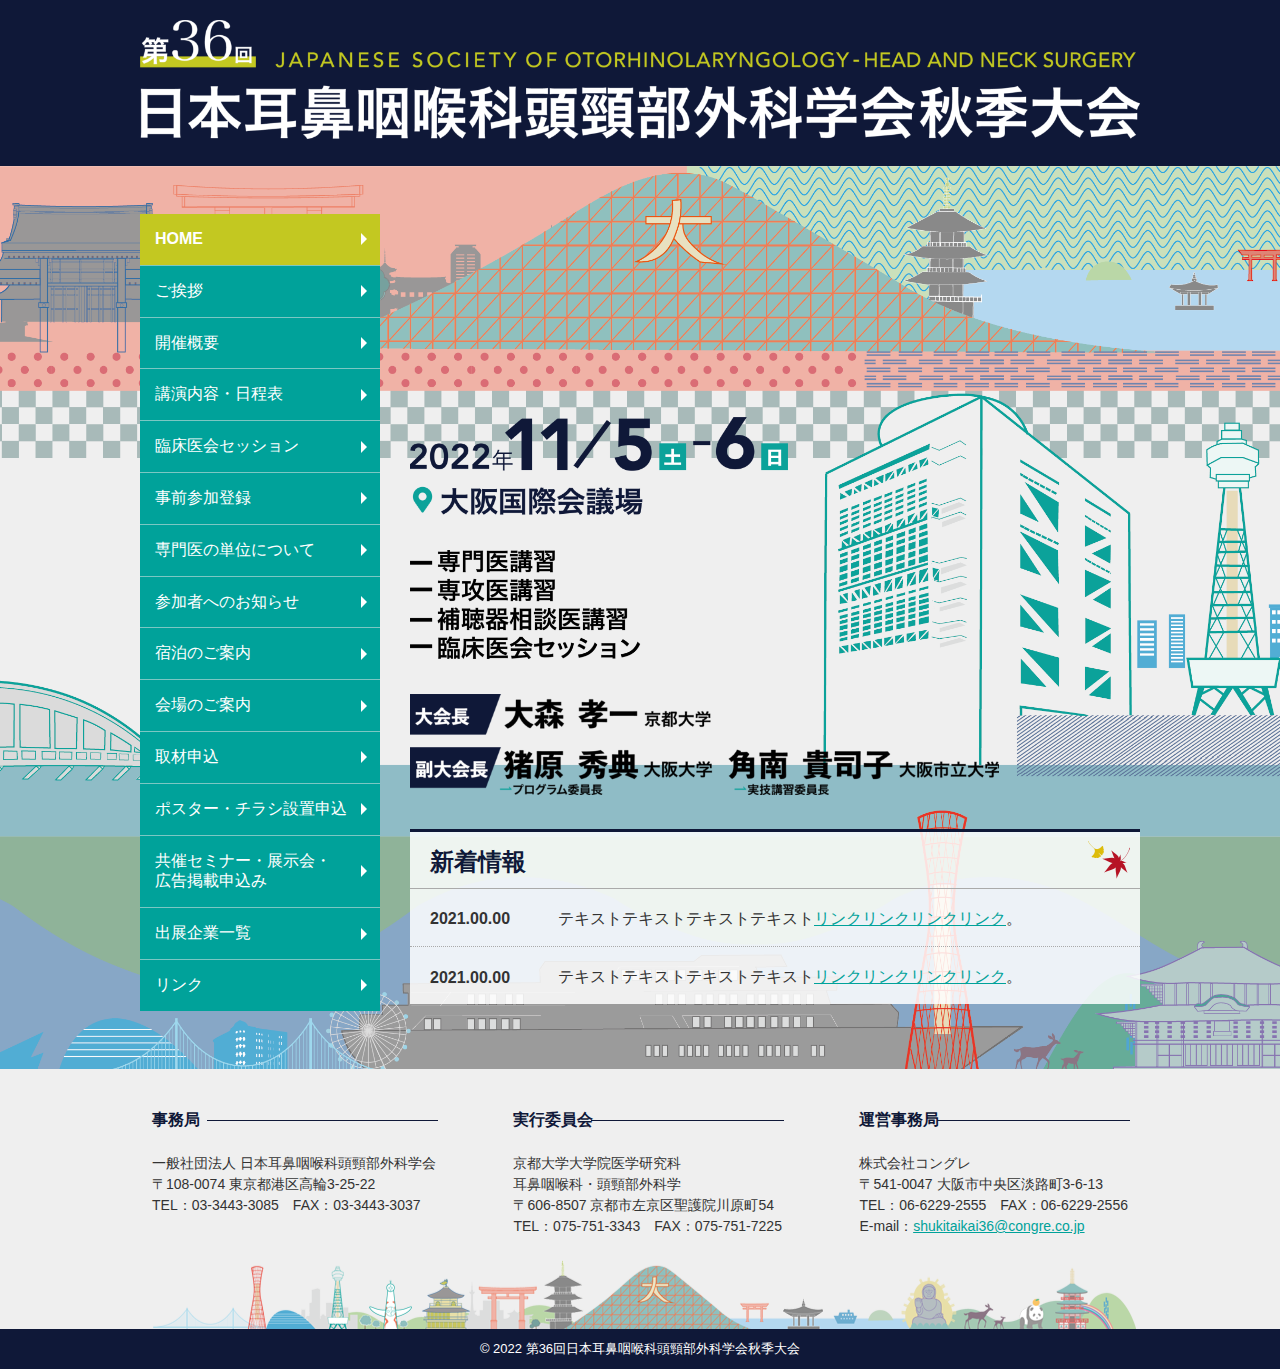
<file: index.html>
<!DOCTYPE html>
<html lang="ja"><!-- InstanceBegin template="/Templates/base.dwt" codeOutsideHTMLIsLocked="false" -->

<head>
	<meta http-equiv="X-UA-Compatible" content="IE=edge">
	<meta charset="utf-8">
	<title>第36回日本耳鼻咽喉科頭頸部外科学会秋季大会</title>
	
	<meta name="keywords" content="第36回日本耳鼻咽喉科頭頸部外科学会秋季大会, 日本耳鼻咽喉科頭頸部外科学会, 耳鼻咽喉科頭頸部外科, 耳鼻咽喉科, 頭頸部外科, 秋季大会, 日本耳鼻咽喉科学会, 耳鼻咽喉科学会, 耳鼻科, 耳鼻科学会, jibika, jibika2022, 耳鼻科2022, 耳鼻咽喉科2022, orl2022, orl, 36回, 大森　孝一（京都大学）, 2022年11月5日（土）～6日（日）, 大阪国際会議場">
	<meta name="description" content="2022年11月5日（土）～6日（日）に大阪国際会議場で開催される第36回日本耳鼻咽喉科頭頸部外科学会秋季大会のWebサイトです。">
	
	
	
	<meta name="viewport" content="width=1100">
	<meta name="viewport" content="width=device-width,initial-scale=1.0">
	<link rel="shortcut icon" href="common/images/favicon.png">
	<link href="common/css/normalize.css" rel="stylesheet" media="all">
	<link href="common/css/base.css" rel="stylesheet" media="all">
	<link href="common/css/layout.css" rel="stylesheet" media="all">
	<link href="common/css/component.css" rel="stylesheet" media="all">
	<link href="common/css/style_sp.css" rel="stylesheet" media="all">	
	<link href="common/css/style.css" rel="stylesheet" media="all">
		<link href="common/css/drawer.css" rel="stylesheet" type="text/css" media="all">
	<link href="common/css/print.css" rel="stylesheet" media="print">
	
	<script src="common/js/jquery-2.1.3.min.js"></script>
	<script src="common/js/custom.js"></script>
		<script src="common/js/iscroll.js"></script>
		<script src="common/js/drawer.js"></script>

	

	<!-- InstanceBeginEditable name="head" -->
	<!-- InstanceEndEditable -->
	  <!-- InstanceParam name="id" type="text" value="top" -->
	  <!-- InstanceParam name="class" type="text" value="top drawer drawer--right" -->
	  <!-- InstanceParam name="pagetitle" type="text" value="" -->
	  <!-- InstanceParam name="h1" type="boolean" value="true" -->

	

</head>

<body id="top" class="top drawer drawer--right">
	<header class="l_header_area">
		<div class="l_header l_wrap">
			
			<h1>
				<img class="l_header_title u_pc" src="common/images/header_title.png" alt="第36回日本耳鼻咽喉科頭頸部外科学会秋季大会">
				<div class="u_sp u_flex">
					<p><img class="l_header_title" src="common/images/header_sp.png" alt="第36回日本耳鼻咽喉科頭頸部外科学会秋季大会"></p>
					<button type="button" class="drawer-toggle drawer-hamburger">
					  <span class="sr-only">toggle navigation</span>
					  <span class="drawer-hamburger-icon"></span>
					</button>
				</div>
			</h1>
			
			
			
		</div>
	</header>
	<div class="l_bg">
		<div class="l_container l_wrap clearfix">
			<div class="l_side_contents">
				<div class="drawer-nav">
					<div>
				<button type="button" class="drawer-toggle drawer-hamburger">
					  <span class="drawer-hamburger-icon"></span>
				</button>
				<nav class="l_nav_area u_mab30">
					<ul class="c_nav_type01">
						<li class="top"><a href="index.html">HOME</a></li>
						<li class="greeting"><a href="greeting/index.html">ご挨拶</a></li>
						<li class="outline"><a href="outline/index.html">開催概要</a></li>
						<li><span>講演内容・日程表</span></li>
						<li><span>臨床医会セッション</span></li>
						<li><span>事前参加登録</span></li>
						<li><span>専門医の単位について</span></li>
						<li><span>参加者へのお知らせ</span></li>
						<li><span>宿泊のご案内</span></li>
						<li><span>会場のご案内</span></li>
						<li><span>取材申込</span></li>
						<li><span>ポスター・チラシ設置申込</span></li>
						<li class="sponsorship"><a href="sponsorship/index.html">共催セミナー・展示会・<br>広告掲載申込み</a></li>
						<li><span>出展企業一覧</span></li>
						<li><span>リンク</span></li>
					</ul>
				</nav>
				</div>
				</div>
			</div>

			<div class="l_main_contents">
				
				<!-- InstanceBeginEditable name="contents" -->
          <div class="l_poster_area">
            <img class="l_poster_detail" src="common/images/poster_details.png"
              alt="会期：2022年11月5日（土）～6日（日）／会場：大阪国際会議場／専門医講習、専攻医講習、補聴器相談医講習、臨床医会セッション／大会長：大森　孝一（京都大学）／副大会長：猪原　秀典（大阪大学）、角南　貴司子（大阪市立大学）">
          </div>
        
        <div class="l_news_area">
					<p class="l_news_header">新着情報</p>
					<dl class="c_news_type01 clearfix">
						<dt>2021.00.00</dt>
						<dd>テキストテキストテキストテキスト<a href="program/index.html">リンクリンクリンクリンク</a>。</dd>
            			<dt>2021.00.00</dt>
						<dd>テキストテキストテキストテキスト<a href="program/index.html">リンクリンクリンクリンク</a>。</dd>
					</dl>
				</div>
        
				<!-- InstanceEndEditable -->
			</div>
		</div>
    
    <div class="l_pagetop top_btn">
  <div class="wrapper">
    <a href="#" class="btn"><img src="common/images/page_top.png" alt="ページトップ"></a>
  </div>
</div>
    
    <!-- <p class="l_pagetop top_btn"><a href="#"><img src="common/images/page_top.png" alt="ページトップ"></a></p> -->

</div> <!--BG-->
	
	<footer class="l_footer_area">
		<div class="l_contact_area l_wrap">
			<div class="u_padding_center u_flex is_jc_spBetween no_wrap u_mat10">
				<div class="c_contact_type02">
					<p class="c_contact_header contact_first">事務局</p>
					<p class="c_contact_details">一般社団法人 日本耳鼻咽喉科頭頸部外科学会<br>〒108-0074 東京都港区高輪3-25-22<br>TEL：03-3443-3085　FAX：03-3443-3037</p>
				</div>
        <div class="c_contact_type02">
					<p class="c_contact_header">実行委員会</p>
					<p class="c_contact_details">京都大学大学院医学研究科 <br>耳鼻咽喉科・頭頸部外科学<br>〒606-8507 京都市左京区聖護院川原町54<br>TEL：075-751-3343　FAX：075-751-7225</p>
				</div>
				<div class="c_contact_type02">
					<p class="c_contact_header">運営事務局</p>
					<p class="c_contact_details u_mab10">株式会社コングレ<br>〒541-0047 大阪市中央区淡路町3-6-13<br>TEL：06-6229-2555　FAX：06-6229-2556<br>E-mail：<a href="mailto:&#115;&#104;&#117;&#107;&#105;&#116;&#97;&#105;&#107;&#97;&#105;&#51;&#54;&#64;&#99;&#111;&#110;&#103;&#114;&#101;&#46;&#99;&#111;&#46;&#106;&#112;">&#115;&#104;&#117;&#107;&#105;&#116;&#97;&#105;&#107;&#97;&#105;&#51;&#54;&#64;&#99;&#111;&#110;&#103;&#114;&#101;&#46;&#99;&#111;&#46;&#106;&#112;</a>
					</p>
				</div>
			</div>
		</div>

		<div class="l_copyright u_ALcenter">
			<p>&copy; 2022 第36回日本耳鼻咽喉科頭頸部外科学会秋季大会</p>
		</div>
	</footer>
		

				
</body>
<!-- InstanceEnd --></html>
</file>
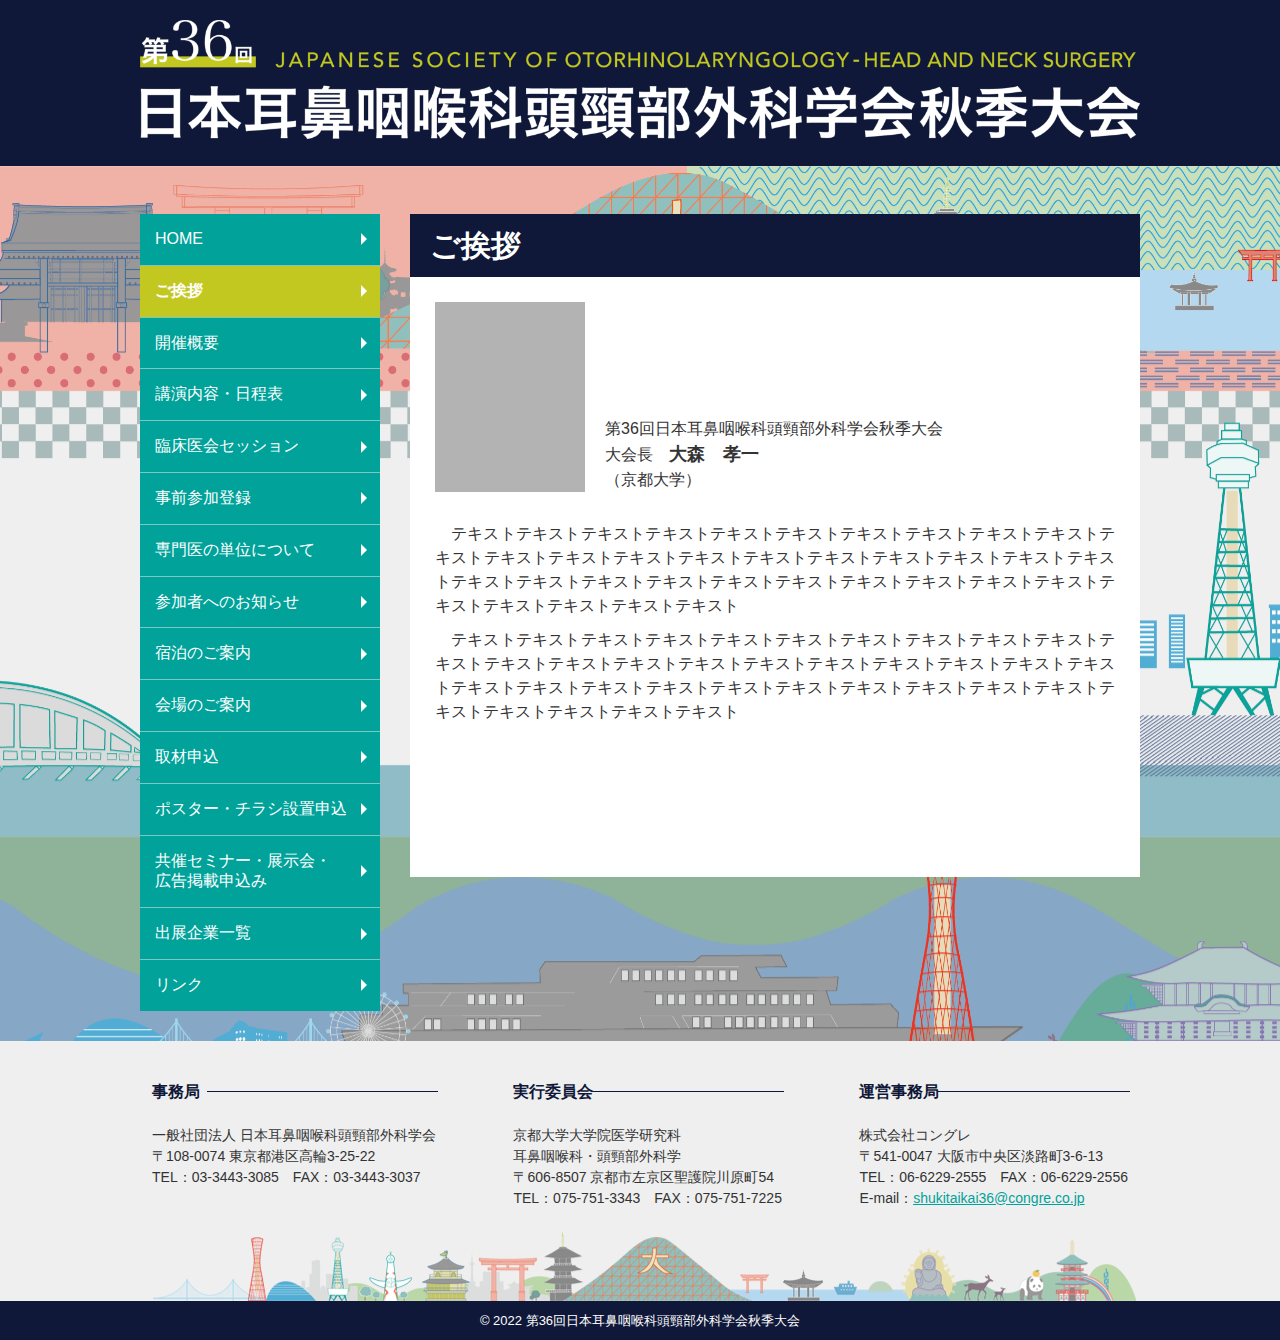
<file: greeting/index.html>
<!DOCTYPE html>
<html lang="ja"><!-- InstanceBegin template="/Templates/base.dwt" codeOutsideHTMLIsLocked="false" -->

<head>
	<meta http-equiv="X-UA-Compatible" content="IE=edge">
	<meta charset="utf-8">
	<title>ご挨拶 | 第36回日本耳鼻咽喉科頭頸部外科学会秋季大会</title>
	
	
	<meta name="keywords" content="ご挨拶, 第36回日本耳鼻咽喉科頭頸部外科学会秋季大会, 日本耳鼻咽喉科頭頸部外科学会, 耳鼻咽喉科頭頸部外科, 耳鼻咽喉科, 頭頸部外科, 秋季大会, 日本耳鼻咽喉科学会, 耳鼻咽喉科学会, 耳鼻科, 耳鼻科学会, jibika, jibika2022, 耳鼻科2022, 耳鼻咽喉科2022, orl2022, orl, 36回, 大森　孝一（京都大学）, 2022年11月5日（土）～6日（日）, 大阪国際会議場">
	<meta name="description" content="2022年11月5日（土）～6日（日）に大阪国際会議場で開催される第36回日本耳鼻咽喉科頭頸部外科学会秋季大会のご挨拶ページです。">
	
	
	<meta name="viewport" content="width=1100">
	<meta name="viewport" content="width=device-width,initial-scale=1.0">
	<link rel="shortcut icon" href="../common/images/favicon.png">
	<link href="../common/css/normalize.css" rel="stylesheet" media="all">
	<link href="../common/css/base.css" rel="stylesheet" media="all">
	<link href="../common/css/layout.css" rel="stylesheet" media="all">
	<link href="../common/css/component.css" rel="stylesheet" media="all">
	<link href="../common/css/style_sp.css" rel="stylesheet" media="all">	
	<link href="../common/css/style.css" rel="stylesheet" media="all">
		<link href="../common/css/drawer.css" rel="stylesheet" type="text/css" media="all">
	<link href="../common/css/print.css" rel="stylesheet" media="print">
	
	<script src="../common/js/jquery-2.1.3.min.js"></script>
	<script src="../common/js/custom.js"></script>
		<script src="../common/js/iscroll.js"></script>
		<script src="../common/js/drawer.js"></script>

	

	<!-- InstanceBeginEditable name="head" -->
	<!-- InstanceEndEditable -->
	  <!-- InstanceParam name="id" type="text" value="greeting" -->
	  <!-- InstanceParam name="class" type="text" value="inner drawer drawer--right" -->
	  <!-- InstanceParam name="pagetitle" type="text" value="ご挨拶" -->
	  <!-- InstanceParam name="h1" type="boolean" value="true" -->

	

</head>

<body id="greeting" class="inner drawer drawer--right">
	<header class="l_header_area">
		<div class="l_header l_wrap">
			
			
			
			<h1>
				<a href="../index.html"><img class="l_header_title u_pc" src="../common/images/header_title.png" alt="第36回日本耳鼻咽喉科頭頸部外科学会秋季大会"></a>
				<div class="l_header_mobile u_sp u_flex">
					<p><a href="../index.html"><img class="l_header_title" src="../common/images/header_sp.png" alt="第36回日本耳鼻咽喉科頭頸部外科学会秋季大会"></a></p>
					<button type="button" class="drawer-toggle drawer-hamburger">
					  <span class="sr-only">toggle navigation</span>
					  <span class="drawer-hamburger-icon"></span>
					</button>
				</div>
			</h1>
			
			
			
		</div>
	</header>
	<div class="l_bg">
		<div class="l_container l_wrap clearfix">
			<div class="l_side_contents">
				<div class="drawer-nav">
					<div>
				<button type="button" class="drawer-toggle drawer-hamburger">
					  <span class="drawer-hamburger-icon"></span>
				</button>
				<nav class="l_nav_area u_mab30">
					<ul class="c_nav_type01">
						<li class="top"><a href="../index.html">HOME</a></li>
						<li class="greeting"><a href="index.html">ご挨拶</a></li>
						<li class="outline"><a href="../outline/index.html">開催概要</a></li>
						<li><span>講演内容・日程表</span></li>
						<li><span>臨床医会セッション</span></li>
						<li><span>事前参加登録</span></li>
						<li><span>専門医の単位について</span></li>
						<li><span>参加者へのお知らせ</span></li>
						<li><span>宿泊のご案内</span></li>
						<li><span>会場のご案内</span></li>
						<li><span>取材申込</span></li>
						<li><span>ポスター・チラシ設置申込</span></li>
						<li class="sponsorship"><a href="../sponsorship/index.html">共催セミナー・展示会・<br>広告掲載申込み</a></li>
						<li><span>出展企業一覧</span></li>
						<li><span>リンク</span></li>
					</ul>
				</nav>
				</div>
				</div>
			</div>

			<div class="l_main_contents">
				
				
				<!-- InstanceBeginEditable name="contents" -->
				<h1 class="c_ttl_type01">ご挨拶</h1>
        <div class="l_content u_mab30">
          <section class="u_mab30">
            <div class="l_greet_name">
							<img src="images/img_president.png" alt="大会長：大森　孝一">
							<div>
								<p>第36回日本耳鼻咽喉科頭頸部外科学会秋季大会<br>
									大会長　<span class="u_bold u_fs18">大森　孝一</span><br>
									<span class="u_pc">（京都大学）</span>
									</p>
							</div>
						</div>
						<p class="c_para_type02 u_mab10">テキストテキストテキストテキストテキストテキストテキストテキストテキストテキストテキストテキストテキストテキストテキストテキストテキストテキストテキストテキストテキストテキストテキストテキストテキストテキストテキストテキストテキストテキストテキストテキストテキストテキストテキストテキスト</p>
            <p class="c_para_type02 u_mab10">テキストテキストテキストテキストテキストテキストテキストテキストテキストテキストテキストテキストテキストテキストテキストテキストテキストテキストテキストテキストテキストテキストテキストテキストテキストテキストテキストテキストテキストテキストテキストテキストテキストテキストテキストテキスト</p>
          </section>
				</div>
				<!-- InstanceEndEditable -->
			</div>
		</div>
    
    <div class="l_pagetop top_btn">
  <div class="wrapper">
    <a href="#" class="btn"><img src="../common/images/page_top.png" alt="ページトップ"></a>
  </div>
</div>
    
    <!-- <p class="l_pagetop top_btn"><a href="#"><img src="common/images/page_top.png" alt="ページトップ"></a></p> -->

</div> <!--BG-->
	
	<footer class="l_footer_area">
		<div class="l_contact_area l_wrap">
			<div class="u_padding_center u_flex is_jc_spBetween no_wrap u_mat10">
				<div class="c_contact_type02">
					<p class="c_contact_header contact_first">事務局</p>
					<p class="c_contact_details">一般社団法人 日本耳鼻咽喉科頭頸部外科学会<br>〒108-0074 東京都港区高輪3-25-22<br>TEL：03-3443-3085　FAX：03-3443-3037</p>
				</div>
        <div class="c_contact_type02">
					<p class="c_contact_header">実行委員会</p>
					<p class="c_contact_details">京都大学大学院医学研究科 <br>耳鼻咽喉科・頭頸部外科学<br>〒606-8507 京都市左京区聖護院川原町54<br>TEL：075-751-3343　FAX：075-751-7225</p>
				</div>
				<div class="c_contact_type02">
					<p class="c_contact_header">運営事務局</p>
					<p class="c_contact_details u_mab10">株式会社コングレ<br>〒541-0047 大阪市中央区淡路町3-6-13<br>TEL：06-6229-2555　FAX：06-6229-2556<br>E-mail：<a href="mailto:&#115;&#104;&#117;&#107;&#105;&#116;&#97;&#105;&#107;&#97;&#105;&#51;&#54;&#64;&#99;&#111;&#110;&#103;&#114;&#101;&#46;&#99;&#111;&#46;&#106;&#112;">&#115;&#104;&#117;&#107;&#105;&#116;&#97;&#105;&#107;&#97;&#105;&#51;&#54;&#64;&#99;&#111;&#110;&#103;&#114;&#101;&#46;&#99;&#111;&#46;&#106;&#112;</a>
					</p>
				</div>
			</div>
		</div>

		<div class="l_copyright u_ALcenter">
			<p>&copy; 2022 第36回日本耳鼻咽喉科頭頸部外科学会秋季大会</p>
		</div>
	</footer>
		

				
</body>
<!-- InstanceEnd --></html>
</file>
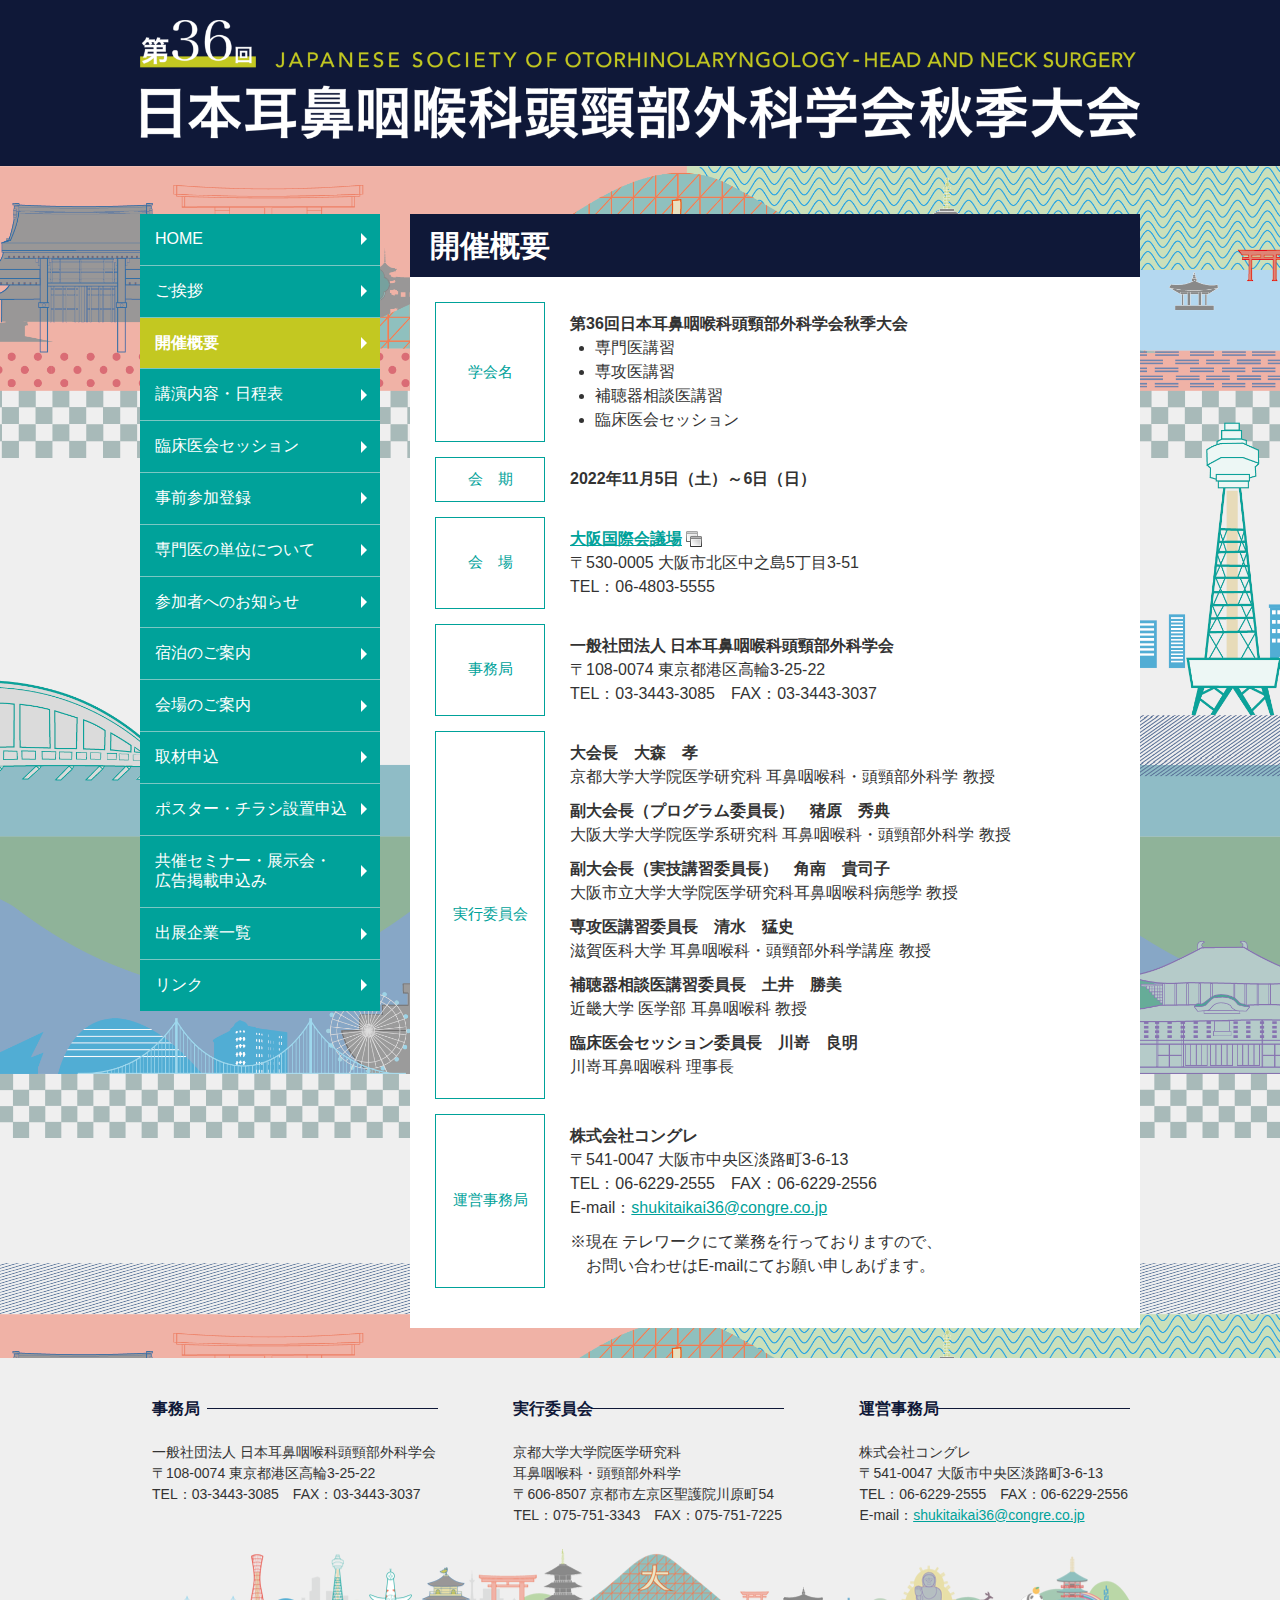
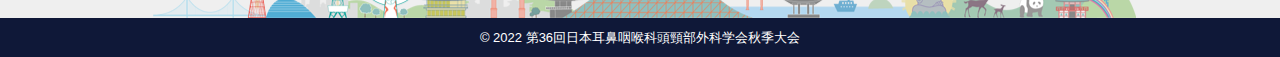
<file: outline/index.html>
<!DOCTYPE html>
<html lang="ja"><!-- InstanceBegin template="/Templates/base.dwt" codeOutsideHTMLIsLocked="false" -->

<head>
	<meta http-equiv="X-UA-Compatible" content="IE=edge">
	<meta charset="utf-8">
	<title>開催概要 | 第36回日本耳鼻咽喉科頭頸部外科学会秋季大会</title>
	
	
	<meta name="keywords" content="開催概要, 第36回日本耳鼻咽喉科頭頸部外科学会秋季大会, 日本耳鼻咽喉科頭頸部外科学会, 耳鼻咽喉科頭頸部外科, 耳鼻咽喉科, 頭頸部外科, 秋季大会, 日本耳鼻咽喉科学会, 耳鼻咽喉科学会, 耳鼻科, 耳鼻科学会, jibika, jibika2022, 耳鼻科2022, 耳鼻咽喉科2022, orl2022, orl, 36回, 大森　孝一（京都大学）, 2022年11月5日（土）～6日（日）, 大阪国際会議場">
	<meta name="description" content="2022年11月5日（土）～6日（日）に大阪国際会議場で開催される第36回日本耳鼻咽喉科頭頸部外科学会秋季大会の開催概要ページです。">
	
	
	<meta name="viewport" content="width=1100">
	<meta name="viewport" content="width=device-width,initial-scale=1.0">
	<link rel="shortcut icon" href="../common/images/favicon.png">
	<link href="../common/css/normalize.css" rel="stylesheet" media="all">
	<link href="../common/css/base.css" rel="stylesheet" media="all">
	<link href="../common/css/layout.css" rel="stylesheet" media="all">
	<link href="../common/css/component.css" rel="stylesheet" media="all">
	<link href="../common/css/style_sp.css" rel="stylesheet" media="all">	
	<link href="../common/css/style.css" rel="stylesheet" media="all">
		<link href="../common/css/drawer.css" rel="stylesheet" type="text/css" media="all">
	<link href="../common/css/print.css" rel="stylesheet" media="print">
	
	<script src="../common/js/jquery-2.1.3.min.js"></script>
	<script src="../common/js/custom.js"></script>
		<script src="../common/js/iscroll.js"></script>
		<script src="../common/js/drawer.js"></script>

	

	<!-- InstanceBeginEditable name="head" -->
	<!-- InstanceEndEditable -->
	  <!-- InstanceParam name="id" type="text" value="outline" -->
	  <!-- InstanceParam name="class" type="text" value="inner drawer drawer--right" -->
	  <!-- InstanceParam name="pagetitle" type="text" value="開催概要" -->
	  <!-- InstanceParam name="h1" type="boolean" value="true" -->

	

</head>

<body id="outline" class="inner drawer drawer--right">
	<header class="l_header_area">
		<div class="l_header l_wrap">
			
			
			
			<h1>
				<a href="../index.html"><img class="l_header_title u_pc" src="../common/images/header_title.png" alt="第36回日本耳鼻咽喉科頭頸部外科学会秋季大会"></a>
				<div class="l_header_mobile u_sp u_flex">
					<p><a href="../index.html"><img class="l_header_title" src="../common/images/header_sp.png" alt="第36回日本耳鼻咽喉科頭頸部外科学会秋季大会"></a></p>
					<button type="button" class="drawer-toggle drawer-hamburger">
					  <span class="sr-only">toggle navigation</span>
					  <span class="drawer-hamburger-icon"></span>
					</button>
				</div>
			</h1>
			
			
			
		</div>
	</header>
	<div class="l_bg">
		<div class="l_container l_wrap clearfix">
			<div class="l_side_contents">
				<div class="drawer-nav">
					<div>
				<button type="button" class="drawer-toggle drawer-hamburger">
					  <span class="drawer-hamburger-icon"></span>
				</button>
				<nav class="l_nav_area u_mab30">
					<ul class="c_nav_type01">
						<li class="top"><a href="../index.html">HOME</a></li>
						<li class="greeting"><a href="../greeting/index.html">ご挨拶</a></li>
						<li class="outline"><a href="index.html">開催概要</a></li>
						<li><span>講演内容・日程表</span></li>
						<li><span>臨床医会セッション</span></li>
						<li><span>事前参加登録</span></li>
						<li><span>専門医の単位について</span></li>
						<li><span>参加者へのお知らせ</span></li>
						<li><span>宿泊のご案内</span></li>
						<li><span>会場のご案内</span></li>
						<li><span>取材申込</span></li>
						<li><span>ポスター・チラシ設置申込</span></li>
						<li class="sponsorship"><a href="../sponsorship/index.html">共催セミナー・展示会・<br>広告掲載申込み</a></li>
						<li><span>出展企業一覧</span></li>
						<li><span>リンク</span></li>
					</ul>
				</nav>
				</div>
				</div>
			</div>

			<div class="l_main_contents">
				
				
				<!-- InstanceBeginEditable name="contents" -->
				<h1 class="c_ttl_type01">開催概要</h1>
        <div class="l_content u_mab30">
			<dl class="c_table_type05">
                <dt>学会名</dt>
                <dd><b>第36回日本耳鼻咽喉科頭頸部外科学会秋季大会</b>
                  
                  <ul>
                    <li>専門医講習</li>
                    <li>専攻医講習</li>
                    <li>補聴器相談医講習</li>
                    <li>臨床医会セッション</li>
                  </ul>
                </dd>
              </dl>
              
              <dl class="c_table_type05">
                <dt>会　期</dt>
                <dd><b>2022年11月5日（土）～6日（日）</b></dd>
              </dl>      
            
              <dl class="c_table_type05">
                <dt>会　場</dt>
                <dd><a class="c_anchor_icon is_external1 is_external2 u_inline" href="https://www.gco.co.jp/" target="_blank"><b>大阪国際会議場</b></a><br>
                  〒530-0005 大阪市北区中之島5丁目3-51<br>
                  TEL：06-4803-5555
                </dd>
              </dl> 
            
              <dl class="c_table_type05">
                <dt>事務局</dt>
                <dd><b>一般社団法人 日本耳鼻咽喉科頭頸部外科学会</b><br>
                〒108-0074 東京都港区高輪3-25-22<br>
                TEL：03-3443-3085　FAX：03-3443-3037
                </dd>
              </dl> 
            
              <dl class="c_table_type05">
                <dt>実行委員会</dt>
                <dd>
                  <div class="u_mab10">
                  <b>大会長　大森　孝</b><br>京都大学大学院医学研究科 耳鼻咽喉科・頭頸部外科学 教授
                  </div>
                  
                  <div class="u_mab10">
                  <b>副大会長（プログラム委員長）　猪原　秀典</b><br>大阪大学大学院医学系研究科 耳鼻咽喉科・頭頸部外科学 教授
                  </div>   
                  
                  <div class="u_mab10">
                  <b>副大会長（実技講習委員長）　角南　貴司子</b><br>大阪市立大学大学院医学研究科耳鼻咽喉科病態学 教授
                  </div>  
                  
                  <div class="u_mab10">
                  <b>専攻医講習委員長　清水　猛史</b><br>滋賀医科大学 耳鼻咽喉科・頭頸部外科学講座 教授
                  </div>   
                  
                  <div class="u_mab10">
                  <b>補聴器相談医講習委員長　土井　勝美</b><br>近畿大学 医学部 耳鼻咽喉科 教授
                  </div>  
                  
                  <div class="u_mab10">
                  <b>臨床医会セッション委員長　川嵜　良明</b><br>川嵜耳鼻咽喉科 理事長
                  </div>   
   
                  </dd>
              </dl> 
            
              <dl class="c_table_type05">
                <dt>運営事務局</dt>
                <dd><b>株式会社コングレ</b><br>
                〒541-0047 大阪市中央区淡路町3-6-13<br>
                TEL：06-6229-2555　FAX：06-6229-2556<br>
                  E-mail：<a href="mailto:&#115;&#104;&#117;&#107;&#105;&#116;&#97;&#105;&#107;&#97;&#105;&#51;&#54;&#64;&#99;&#111;&#110;&#103;&#114;&#101;&#46;&#99;&#111;&#46;&#106;&#112;">&#115;&#104;&#117;&#107;&#105;&#116;&#97;&#105;&#107;&#97;&#105;&#51;&#54;&#64;&#99;&#111;&#110;&#103;&#114;&#101;&#46;&#99;&#111;&#46;&#106;&#112;</a><br>
                  <p class="c_kome_type01 u_mat10">※現在 テレワークにて業務を行っておりますので、<br class="u_pc">お問い合わせはE-mailにてお願い申しあげます。</p>
                  </dd>
              </dl>
          
				</div>
				<!-- InstanceEndEditable -->
			</div>
		</div>
    
    <div class="l_pagetop top_btn">
  <div class="wrapper">
    <a href="#" class="btn"><img src="../common/images/page_top.png" alt="ページトップ"></a>
  </div>
</div>
    
    <!-- <p class="l_pagetop top_btn"><a href="#"><img src="common/images/page_top.png" alt="ページトップ"></a></p> -->

</div> <!--BG-->
	
	<footer class="l_footer_area">
		<div class="l_contact_area l_wrap">
			<div class="u_padding_center u_flex is_jc_spBetween no_wrap u_mat10">
				<div class="c_contact_type02">
					<p class="c_contact_header contact_first">事務局</p>
					<p class="c_contact_details">一般社団法人 日本耳鼻咽喉科頭頸部外科学会<br>〒108-0074 東京都港区高輪3-25-22<br>TEL：03-3443-3085　FAX：03-3443-3037</p>
				</div>
        <div class="c_contact_type02">
					<p class="c_contact_header">実行委員会</p>
					<p class="c_contact_details">京都大学大学院医学研究科 <br>耳鼻咽喉科・頭頸部外科学<br>〒606-8507 京都市左京区聖護院川原町54<br>TEL：075-751-3343　FAX：075-751-7225</p>
				</div>
				<div class="c_contact_type02">
					<p class="c_contact_header">運営事務局</p>
					<p class="c_contact_details u_mab10">株式会社コングレ<br>〒541-0047 大阪市中央区淡路町3-6-13<br>TEL：06-6229-2555　FAX：06-6229-2556<br>E-mail：<a href="mailto:&#115;&#104;&#117;&#107;&#105;&#116;&#97;&#105;&#107;&#97;&#105;&#51;&#54;&#64;&#99;&#111;&#110;&#103;&#114;&#101;&#46;&#99;&#111;&#46;&#106;&#112;">&#115;&#104;&#117;&#107;&#105;&#116;&#97;&#105;&#107;&#97;&#105;&#51;&#54;&#64;&#99;&#111;&#110;&#103;&#114;&#101;&#46;&#99;&#111;&#46;&#106;&#112;</a>
					</p>
				</div>
			</div>
		</div>

		<div class="l_copyright u_ALcenter">
			<p>&copy; 2022 第36回日本耳鼻咽喉科頭頸部外科学会秋季大会</p>
		</div>
	</footer>
		

				
</body>
<!-- InstanceEnd --></html>
</file>
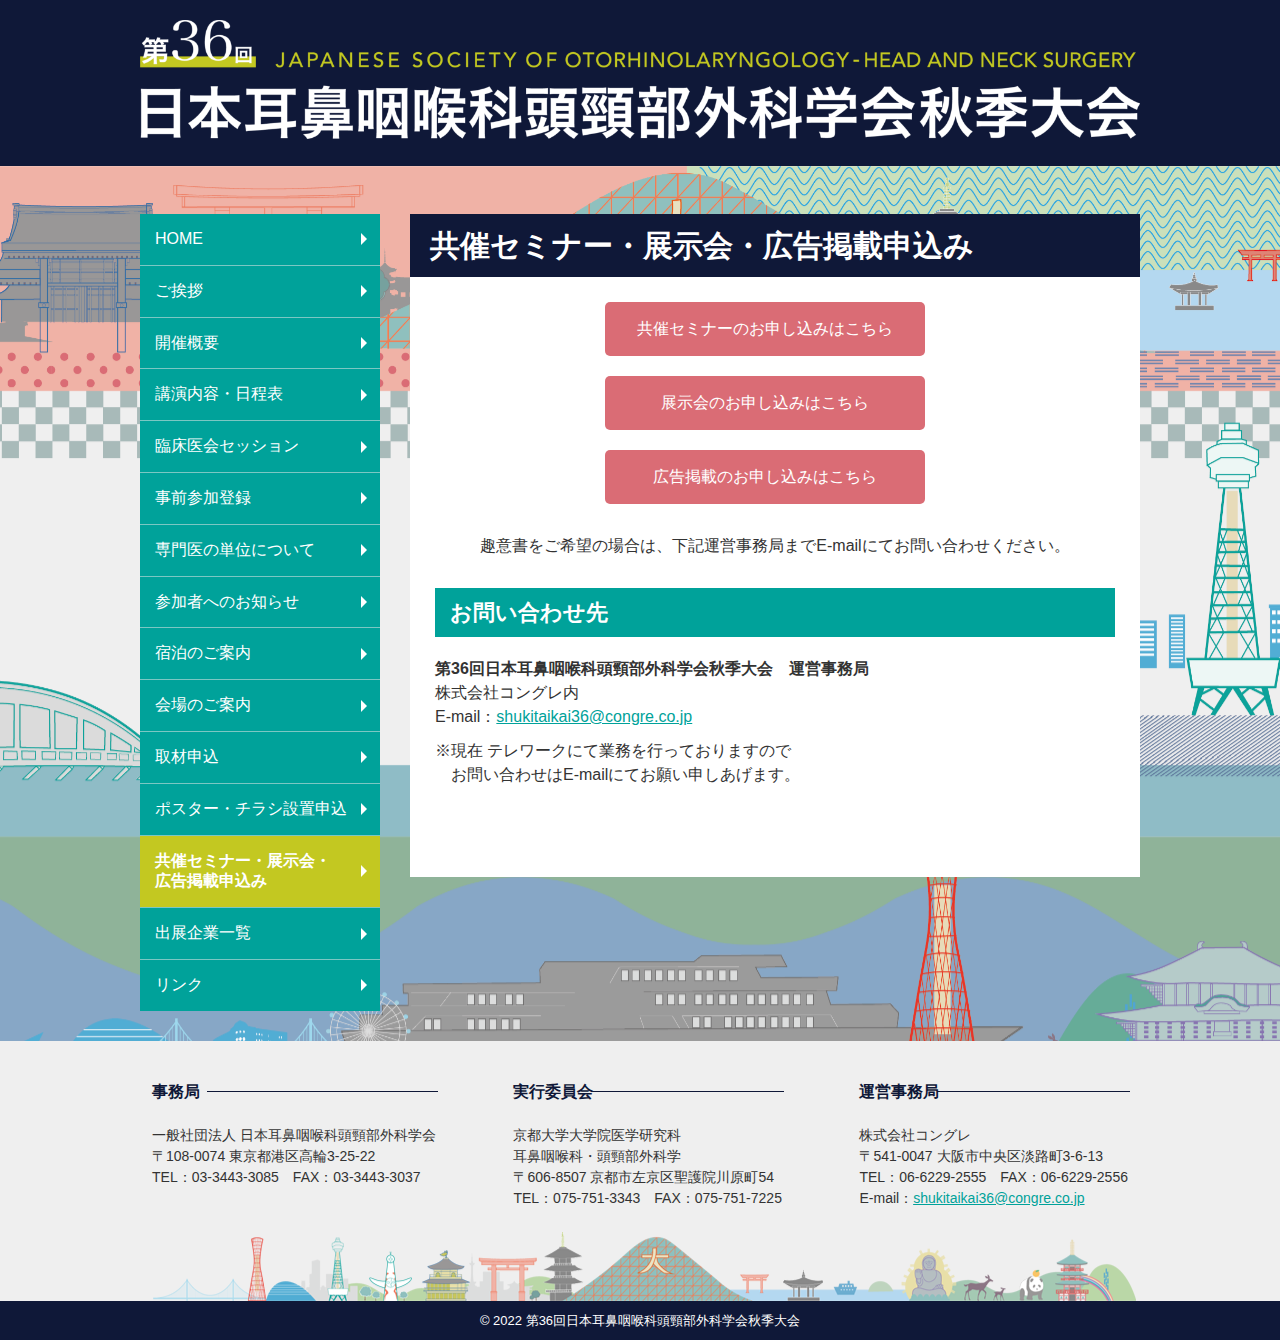
<file: sponsorship/index.html>
<!DOCTYPE html>
<html lang="ja"><!-- InstanceBegin template="/Templates/base.dwt" codeOutsideHTMLIsLocked="false" -->

<head>
	<meta http-equiv="X-UA-Compatible" content="IE=edge">
	<meta charset="utf-8">
	<title>共催セミナー・展示会・広告掲載申込み | 第36回日本耳鼻咽喉科頭頸部外科学会秋季大会</title>
	
	
	<meta name="keywords" content="共催セミナー・展示会・広告掲載申込み, 第36回日本耳鼻咽喉科頭頸部外科学会秋季大会, 日本耳鼻咽喉科頭頸部外科学会, 耳鼻咽喉科頭頸部外科, 耳鼻咽喉科, 頭頸部外科, 秋季大会, 日本耳鼻咽喉科学会, 耳鼻咽喉科学会, 耳鼻科, 耳鼻科学会, jibika, jibika2022, 耳鼻科2022, 耳鼻咽喉科2022, orl2022, orl, 36回, 大森　孝一（京都大学）, 2022年11月5日（土）～6日（日）, 大阪国際会議場">
	<meta name="description" content="2022年11月5日（土）～6日（日）に大阪国際会議場で開催される第36回日本耳鼻咽喉科頭頸部外科学会秋季大会の共催セミナー・展示会・広告掲載申込みページです。">
	
	
	<meta name="viewport" content="width=1100">
	<meta name="viewport" content="width=device-width,initial-scale=1.0">
	<link rel="shortcut icon" href="../common/images/favicon.png">
	<link href="../common/css/normalize.css" rel="stylesheet" media="all">
	<link href="../common/css/base.css" rel="stylesheet" media="all">
	<link href="../common/css/layout.css" rel="stylesheet" media="all">
	<link href="../common/css/component.css" rel="stylesheet" media="all">
	<link href="../common/css/style_sp.css" rel="stylesheet" media="all">	
	<link href="../common/css/style.css" rel="stylesheet" media="all">
		<link href="../common/css/drawer.css" rel="stylesheet" type="text/css" media="all">
	<link href="../common/css/print.css" rel="stylesheet" media="print">
	
	<script src="../common/js/jquery-2.1.3.min.js"></script>
	<script src="../common/js/custom.js"></script>
		<script src="../common/js/iscroll.js"></script>
		<script src="../common/js/drawer.js"></script>

	

	<!-- InstanceBeginEditable name="head" -->
	<!-- InstanceEndEditable -->
	  <!-- InstanceParam name="id" type="text" value="sponsorship" -->
	  <!-- InstanceParam name="class" type="text" value="inner drawer drawer--right" -->
	  <!-- InstanceParam name="pagetitle" type="text" value="共催セミナー・展示会・広告掲載申込み" -->
	  <!-- InstanceParam name="h1" type="boolean" value="true" -->

	

</head>

<body id="sponsorship" class="inner drawer drawer--right">
	<header class="l_header_area">
		<div class="l_header l_wrap">
			
			
			
			<h1>
				<a href="../index.html"><img class="l_header_title u_pc" src="../common/images/header_title.png" alt="第36回日本耳鼻咽喉科頭頸部外科学会秋季大会"></a>
				<div class="l_header_mobile u_sp u_flex">
					<p><a href="../index.html"><img class="l_header_title" src="../common/images/header_sp.png" alt="第36回日本耳鼻咽喉科頭頸部外科学会秋季大会"></a></p>
					<button type="button" class="drawer-toggle drawer-hamburger">
					  <span class="sr-only">toggle navigation</span>
					  <span class="drawer-hamburger-icon"></span>
					</button>
				</div>
			</h1>
			
			
			
		</div>
	</header>
	<div class="l_bg">
		<div class="l_container l_wrap clearfix">
			<div class="l_side_contents">
				<div class="drawer-nav">
					<div>
				<button type="button" class="drawer-toggle drawer-hamburger">
					  <span class="drawer-hamburger-icon"></span>
				</button>
				<nav class="l_nav_area u_mab30">
					<ul class="c_nav_type01">
						<li class="top"><a href="../index.html">HOME</a></li>
						<li class="greeting"><a href="../greeting/index.html">ご挨拶</a></li>
						<li class="outline"><a href="../outline/index.html">開催概要</a></li>
						<li><span>講演内容・日程表</span></li>
						<li><span>臨床医会セッション</span></li>
						<li><span>事前参加登録</span></li>
						<li><span>専門医の単位について</span></li>
						<li><span>参加者へのお知らせ</span></li>
						<li><span>宿泊のご案内</span></li>
						<li><span>会場のご案内</span></li>
						<li><span>取材申込</span></li>
						<li><span>ポスター・チラシ設置申込</span></li>
						<li class="sponsorship"><a href="index.html">共催セミナー・展示会・<br>広告掲載申込み</a></li>
						<li><span>出展企業一覧</span></li>
						<li><span>リンク</span></li>
					</ul>
				</nav>
				</div>
				</div>
			</div>

			<div class="l_main_contents">
				
				
				<!-- InstanceBeginEditable name="contents" -->
				<h1 class="c_ttl_type01">共催セミナー・展示会・広告掲載申込み</h1>
         <div class="l_content u_mab30">
            <section class="u_mab30">
              <div class="u_ALcenter u_mab30">
                <p class="u_mab20 u_mar20"><a class="c_btn_type01"  href="https://www.entry-sys.net/shukitaikai36/user/1/input.php" target="_blank">共催セミナーのお申し込みはこちら</a></p>
                <p class="u_mab20 u_mar20"><a class="c_btn_type01"  href="https://www.entry-sys.net/shukitaikai36/user/2/input.php" target="_blank">展示会のお申し込みはこちら</a></p>
                <p class="u_mab30 u_mar20"><a class="c_btn_type01"  href="https://www.entry-sys.net/shukitaikai36/user/3/input.php" target="_blank">広告掲載のお申し込みはこちら</a></p>
					  <p class="u_ALcenter">趣意書をご希望の場合は、下記運営事務局までE-mailにてお問い合わせください。</p>
              </div>
					
					<h2 class="c_ttl_type02 u_mab20">お問い合わせ先</h2>
					<p class="u_mab10"><span class="u_bold">第36回日本耳鼻咽喉科頭頸部外科学会秋季大会　運営事務局</span><br>株式会社コングレ内<br>E-mail：<a href="mailto:&#115;&#104;&#117;&#107;&#105;&#116;&#97;&#105;&#107;&#97;&#105;&#51;&#54;&#64;&#99;&#111;&#110;&#103;&#114;&#101;&#46;&#99;&#111;&#46;&#106;&#112;">&#115;&#104;&#117;&#107;&#105;&#116;&#97;&#105;&#107;&#97;&#105;&#51;&#54;&#64;&#99;&#111;&#110;&#103;&#114;&#101;&#46;&#99;&#111;&#46;&#106;&#112;</a></p>
              <p class="c_kome_type01">※現在 テレワークにて業務を行っておりますので<br class="u_pc">お問い合わせはE-mailにてお願い申しあげます。</p>
            </section>
				</div>
				<!-- InstanceEndEditable -->
			</div>
		</div>
    
    <div class="l_pagetop top_btn">
  <div class="wrapper">
    <a href="#" class="btn"><img src="../common/images/page_top.png" alt="ページトップ"></a>
  </div>
</div>
    
    <!-- <p class="l_pagetop top_btn"><a href="#"><img src="common/images/page_top.png" alt="ページトップ"></a></p> -->

</div> <!--BG-->
	
	<footer class="l_footer_area">
		<div class="l_contact_area l_wrap">
			<div class="u_padding_center u_flex is_jc_spBetween no_wrap u_mat10">
				<div class="c_contact_type02">
					<p class="c_contact_header contact_first">事務局</p>
					<p class="c_contact_details">一般社団法人 日本耳鼻咽喉科頭頸部外科学会<br>〒108-0074 東京都港区高輪3-25-22<br>TEL：03-3443-3085　FAX：03-3443-3037</p>
				</div>
        <div class="c_contact_type02">
					<p class="c_contact_header">実行委員会</p>
					<p class="c_contact_details">京都大学大学院医学研究科 <br>耳鼻咽喉科・頭頸部外科学<br>〒606-8507 京都市左京区聖護院川原町54<br>TEL：075-751-3343　FAX：075-751-7225</p>
				</div>
				<div class="c_contact_type02">
					<p class="c_contact_header">運営事務局</p>
					<p class="c_contact_details u_mab10">株式会社コングレ<br>〒541-0047 大阪市中央区淡路町3-6-13<br>TEL：06-6229-2555　FAX：06-6229-2556<br>E-mail：<a href="mailto:&#115;&#104;&#117;&#107;&#105;&#116;&#97;&#105;&#107;&#97;&#105;&#51;&#54;&#64;&#99;&#111;&#110;&#103;&#114;&#101;&#46;&#99;&#111;&#46;&#106;&#112;">&#115;&#104;&#117;&#107;&#105;&#116;&#97;&#105;&#107;&#97;&#105;&#51;&#54;&#64;&#99;&#111;&#110;&#103;&#114;&#101;&#46;&#99;&#111;&#46;&#106;&#112;</a>
					</p>
				</div>
			</div>
		</div>

		<div class="l_copyright u_ALcenter">
			<p>&copy; 2022 第36回日本耳鼻咽喉科頭頸部外科学会秋季大会</p>
		</div>
	</footer>
		

				
</body>
<!-- InstanceEnd --></html>
</file>
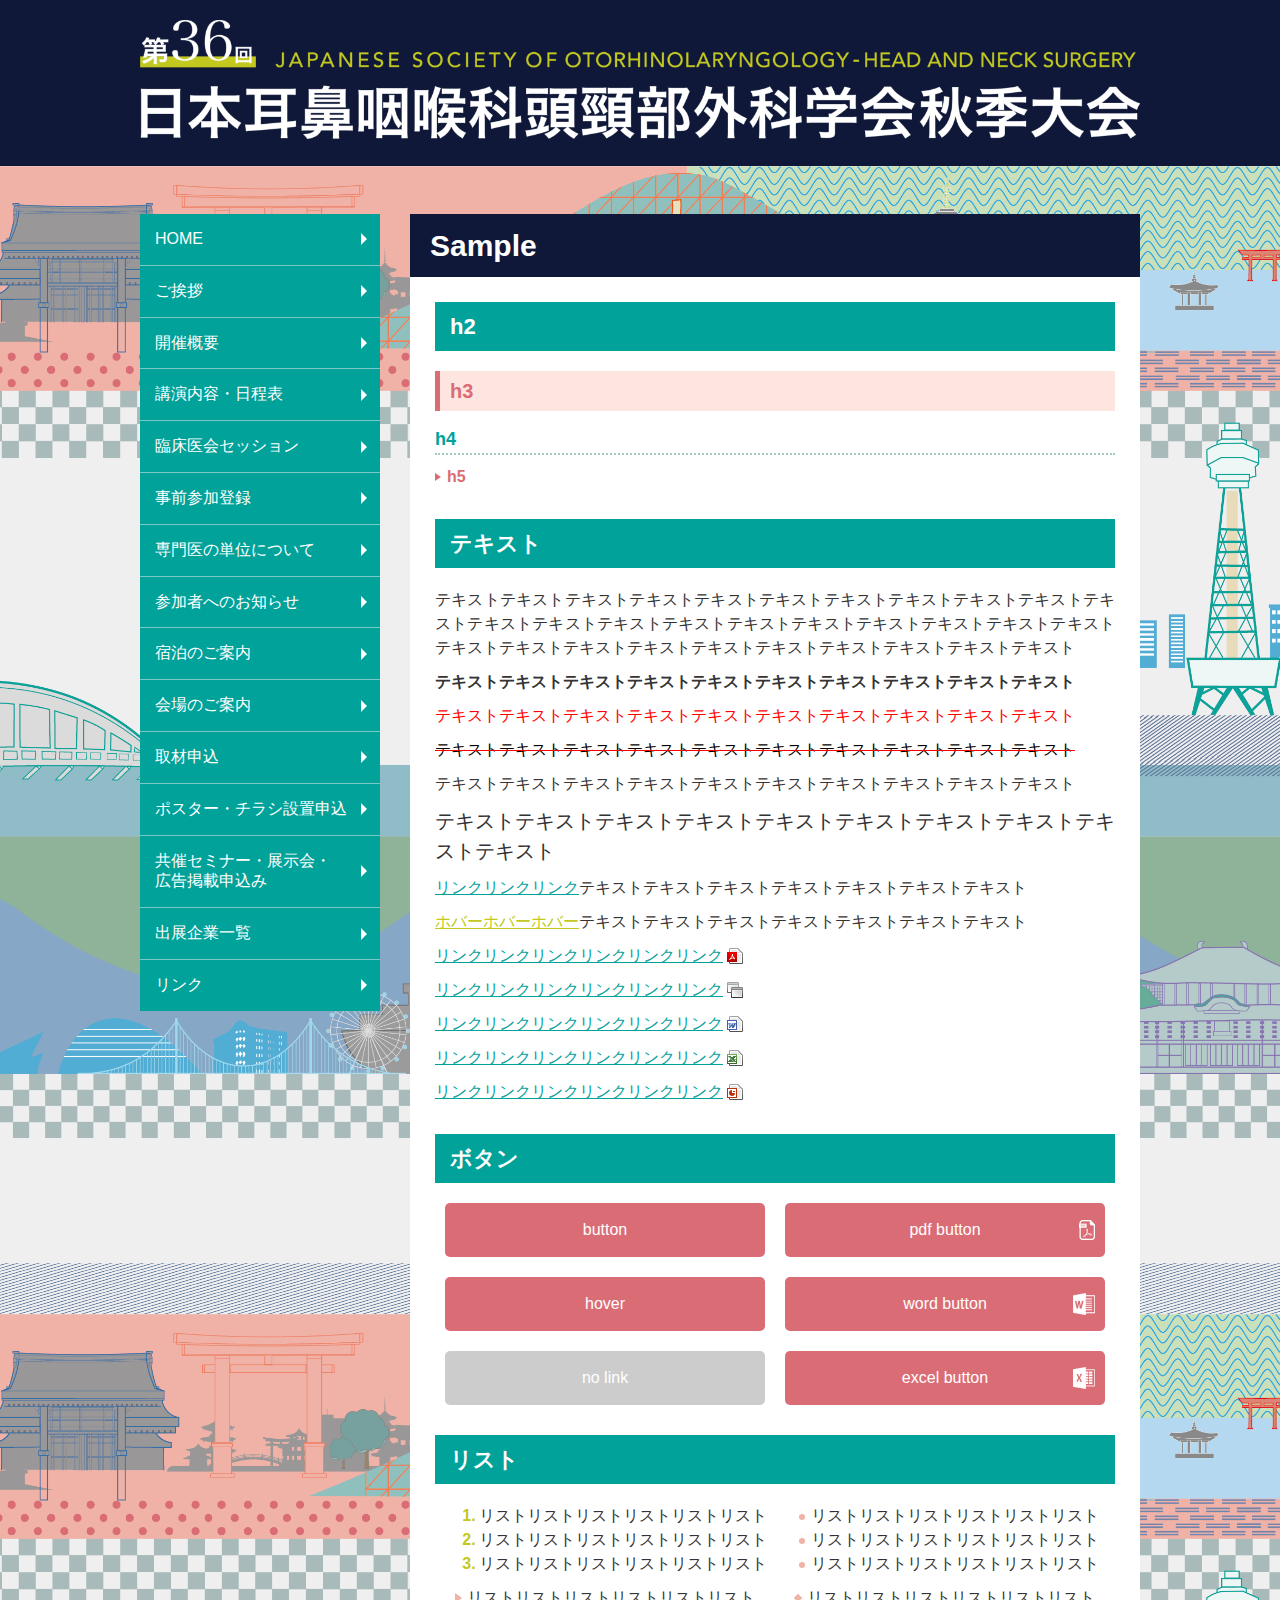
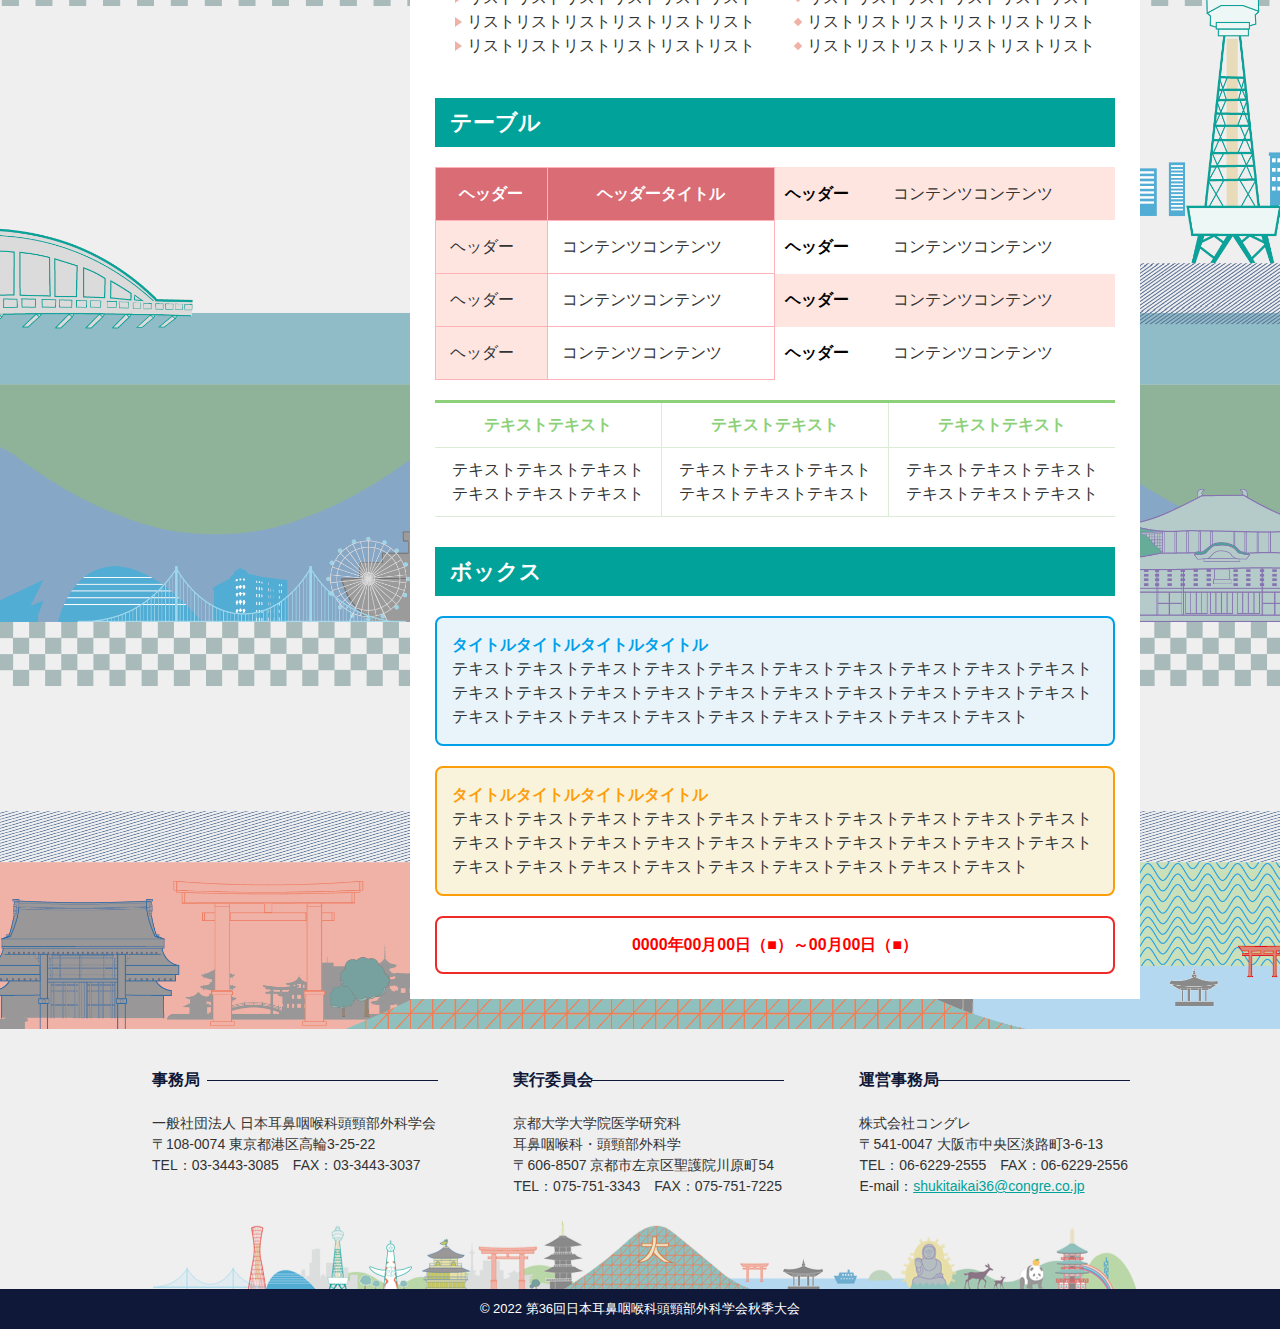
<file: sample.html>
<!DOCTYPE html>
<html lang="ja"><!-- InstanceBegin template="/Templates/base.dwt" codeOutsideHTMLIsLocked="false" -->

<head>
	<meta http-equiv="X-UA-Compatible" content="IE=edge">
	<meta charset="utf-8">
	<title>Sample | 第36回日本耳鼻咽喉科頭頸部外科学会秋季大会</title>
	
	
	<meta name="keywords" content="Sample, 第36回日本耳鼻咽喉科頭頸部外科学会秋季大会, 日本耳鼻咽喉科頭頸部外科学会, 耳鼻咽喉科頭頸部外科, 耳鼻咽喉科, 頭頸部外科, 秋季大会, 日本耳鼻咽喉科学会, 耳鼻咽喉科学会, 耳鼻科, 耳鼻科学会, jibika, jibika2022, 耳鼻科2022, 耳鼻咽喉科2022, orl2022, orl, 36回, 大森　孝一（京都大学）, 2022年11月5日（土）～6日（日）, 大阪国際会議場">
	<meta name="description" content="2022年11月5日（土）～6日（日）に大阪国際会議場で開催される第36回日本耳鼻咽喉科頭頸部外科学会秋季大会のSampleページです。">
	
	
	<meta name="viewport" content="width=1100">
	<meta name="viewport" content="width=device-width,initial-scale=1.0">
	<link rel="shortcut icon" href="common/images/favicon.png">
	<link href="common/css/normalize.css" rel="stylesheet" media="all">
	<link href="common/css/base.css" rel="stylesheet" media="all">
	<link href="common/css/layout.css" rel="stylesheet" media="all">
	<link href="common/css/component.css" rel="stylesheet" media="all">
	<link href="common/css/style_sp.css" rel="stylesheet" media="all">	
	<link href="common/css/style.css" rel="stylesheet" media="all">
		<link href="common/css/drawer.css" rel="stylesheet" type="text/css" media="all">
	<link href="common/css/print.css" rel="stylesheet" media="print">
	
	<script src="common/js/jquery-2.1.3.min.js"></script>
	<script src="common/js/custom.js"></script>
		<script src="common/js/iscroll.js"></script>
		<script src="common/js/drawer.js"></script>

	

	<!-- InstanceBeginEditable name="head" -->
	<!-- InstanceEndEditable -->
	  <!-- InstanceParam name="id" type="text" value="sample" -->
	  <!-- InstanceParam name="class" type="text" value="inner drawer drawer--right" -->
	  <!-- InstanceParam name="pagetitle" type="text" value="Sample" -->
	  <!-- InstanceParam name="h1" type="boolean" value="true" -->

	

</head>

<body id="sample" class="inner drawer drawer--right">
	<header class="l_header_area">
		<div class="l_header l_wrap">
			
			
			
			<h1>
				<a href="index.html"><img class="l_header_title u_pc" src="common/images/header_title.png" alt="第36回日本耳鼻咽喉科頭頸部外科学会秋季大会"></a>
				<div class="l_header_mobile u_sp u_flex">
					<p><a href="index.html"><img class="l_header_title" src="common/images/header_sp.png" alt="第36回日本耳鼻咽喉科頭頸部外科学会秋季大会"></a></p>
					<button type="button" class="drawer-toggle drawer-hamburger">
					  <span class="sr-only">toggle navigation</span>
					  <span class="drawer-hamburger-icon"></span>
					</button>
				</div>
			</h1>
			
			
			
		</div>
	</header>
	<div class="l_bg">
		<div class="l_container l_wrap clearfix">
			<div class="l_side_contents">
				<div class="drawer-nav">
					<div>
				<button type="button" class="drawer-toggle drawer-hamburger">
					  <span class="drawer-hamburger-icon"></span>
				</button>
				<nav class="l_nav_area u_mab30">
					<ul class="c_nav_type01">
						<li class="top"><a href="index.html">HOME</a></li>
						<li class="greeting"><a href="greeting/index.html">ご挨拶</a></li>
						<li class="outline"><a href="outline/index.html">開催概要</a></li>
						<li><span>講演内容・日程表</span></li>
						<li><span>臨床医会セッション</span></li>
						<li><span>事前参加登録</span></li>
						<li><span>専門医の単位について</span></li>
						<li><span>参加者へのお知らせ</span></li>
						<li><span>宿泊のご案内</span></li>
						<li><span>会場のご案内</span></li>
						<li><span>取材申込</span></li>
						<li><span>ポスター・チラシ設置申込</span></li>
						<li class="sponsorship"><a href="sponsorship/index.html">共催セミナー・展示会・<br>広告掲載申込み</a></li>
						<li><span>出展企業一覧</span></li>
						<li><span>リンク</span></li>
					</ul>
				</nav>
				</div>
				</div>
			</div>

			<div class="l_main_contents">
				
				
				<!-- InstanceBeginEditable name="contents" -->
				<h1 class="c_ttl_type01">Sample</h1>
        <div class="l_content u_mab30">
          
          
          <section class="u_mab30">
			      <h2 class="c_ttl_type02 u_mab20">h2</h2>
						<h3 class="c_ttl_type03 u_mab15">h3</h3>
			      <h4 class="c_ttl_type04 u_mab10">h4</h4>
			      <h5 class="c_ttl_type05 u_mab10">h5</h5>
			    </section>

			    <section class="u_mab30">
            <h2 class="c_ttl_type02 u_mab20">テキスト</h2>
							<p class="c_para_type01 u_mab10">テキストテキストテキストテキストテキストテキストテキストテキストテキストテキストテキストテキストテキストテキストテキストテキストテキストテキストテキストテキストテキストテキストテキストテキストテキストテキストテキストテキストテキストテキストテキスト</p>
							<p class="u_bold u_mab10">テキストテキストテキストテキストテキストテキストテキストテキストテキストテキスト</p>
							<p class="u_red u_mab10">テキストテキストテキストテキストテキストテキストテキストテキストテキストテキスト</p>
							<p class="u_strike u_red u_mab10"><span class="u_black">テキストテキストテキストテキストテキストテキストテキストテキストテキストテキスト</span></p>
							<p class="u_fs16 u_mab10">テキストテキストテキストテキストテキストテキストテキストテキストテキストテキスト</p>
							<p class="u_fs20 u_mab10">テキストテキストテキストテキストテキストテキストテキストテキストテキストテキスト</p>
							<p class="u_mab10"><a href="">リンクリンクリンク</a>テキストテキストテキストテキストテキストテキストテキスト</p>
							<p class="u_mab10"><a style="color:#C3C821" href="">ホバーホバーホバー</a>テキストテキストテキストテキストテキストテキストテキスト</p>
							<p class="u_mab10"><a class="c_anchor_icon is_pdf" href=".pdf">リンクリンクリンクリンクリンクリンク</a></p>
							<p class="u_mab10"><a class="c_anchor_icon is_external" href="https://">リンクリンクリンクリンクリンクリンク</a></p>
							<p class="u_mab10"><a class="c_anchor_icon is_word" href=".doc">リンクリンクリンクリンクリンクリンク</a></p>
							<p class="u_mab10"><a class="c_anchor_icon is_excel" href=".xls">リンクリンクリンクリンクリンクリンク</a></p>
							<p><a class="c_anchor_icon is_ppt" href=".ppt">リンクリンクリンクリンクリンクリンク</a></p>
          </section>
					
					<section class="u_mab30">
            <h2 class="c_ttl_type02 u_mab20">ボタン</h2>
              <div class="l_buttons u_flex is_jc_center u_ALcenter">
                <p class="u_mab20 u_mar20"><a class="c_btn_type01" href="#">button</a></p>
                <p><a class="c_btn_type01 is_pdf" href="#" target="_blank">pdf button</a></p>
                <p class="u_mab20 u_mar20"><a class="c_btn_type01" href="#">hover</a></p>
                <p><a class="c_btn_type01 is_word" href="#" target="_blank">word button</a></p>
                <p class="u_mar20"><span class="c_btn_type01 is_disable">no link</span></p>
                <p><a class="c_btn_type01 is_excel" href="#" target="_blank">excel button</a></p>
              </div>
          </section>
					
					<section class="u_mab30">
            <h2 class="c_ttl_type02 u_mab20">リスト</h2>
            <div class="u_flex is_jc_spAround">
							<div>
								<ul class="c_list_type01 is_decimal u_mab10">
									<li>リストリストリストリストリストリスト</li>
									<li>リストリストリストリストリストリスト</li>
									<li>リストリストリストリストリストリスト</li>
								</ul>
							</div>
							<div>
								<ul class="c_list_type01 is_disc u_mab10">
									<li>リストリストリストリストリストリスト</li>
									<li>リストリストリストリストリストリスト</li>
									<li>リストリストリストリストリストリスト</li>
								</ul>
							</div>
            </div>
						<div class="u_flex is_jc_spAround u_pc">
							<div>
								<ul class="c_list_type01 is_triangle u_mab10">
									<li>リストリストリストリストリストリスト</li>
									<li>リストリストリストリストリストリスト</li>
									<li>リストリストリストリストリストリスト</li>
								</ul>
							</div>
							<div>
								<ul class="c_list_type01 is_diamond u_mab10">
									<li>リストリストリストリストリストリスト</li>
									<li>リストリストリストリストリストリスト</li>
									<li>リストリストリストリストリストリスト</li>
								</ul>
							</div>
            </div>
          </section>
					
					<section class="u_mab30">
            <h2 class="c_ttl_type02 u_mab20">テーブル</h2>
              <div class="l_double02 u_mab20">
                <table class="c_table_type01">
                  <thead>
                    <tr>
                      <th>ヘッダー</th>
                      <th>ヘッダータイトル</th>
                    </tr>
                  </thead>
                  <tbody>
                    <tr>
                      <th class="u_ALcenter">ヘッダー</th>
                      <td>コンテンツコンテンツ</td>
                    </tr>
                    <tr>
                      <th class="u_ALcenter">ヘッダー</th>
                      <td>コンテンツコンテンツ</td>
                    </tr>
                    <tr>
                      <th class="u_ALcenter">ヘッダー</th>
                      <td>コンテンツコンテンツ</td>
                    </tr>
                  </tbody>
                </table>
                <table class="c_table_type02">
                  <tbody>
										<tr>
											<th>ヘッダー</th>
											<td>コンテンツコンテンツ</td>
										</tr>
										<tr>
											<th>ヘッダー</th>
											<td>コンテンツコンテンツ</td>
										</tr>
										<tr>
											<th>ヘッダー</th>
											<td>コンテンツコンテンツ</td>
										</tr>
										<tr>
											<th>ヘッダー</th>
											<td>コンテンツコンテンツ</td>
										</tr>
									</tbody>
								</table>
              </div>
							<table class="c_table_type03">
								<thead>
									<tr>
										<th>テキストテキスト</th>
										<th>テキストテキスト</th>
										<th>テキストテキスト</th>
									</tr>
								</thead>
								<tbody>
									<tr>
										<td>テキストテキストテキストテキストテキストテキスト</td>
										<td>テキストテキストテキストテキストテキストテキスト</td>
										<td>テキストテキストテキストテキストテキストテキスト</td>
									</tr>
								</tbody>
							</table>
          </section>
					
					<section>
            <h2 class="c_ttl_type02 u_mab20">ボックス</h2>
              <div class="c_box_type01">
                <p class="c_box_type01_header">タイトルタイトルタイトルタイトル</p>
                <p class="c_box_type01_content">テキストテキストテキストテキストテキストテキストテキストテキストテキストテキストテキストテキストテキストテキストテキストテキストテキストテキストテキストテキストテキストテキストテキストテキストテキストテキストテキストテキストテキスト</p>
              </div>
              <div class="c_box_type02">
                <p class="c_box_type02_header">タイトルタイトルタイトルタイトル</p>
                <p class="c_box_type02_content">テキストテキストテキストテキストテキストテキストテキストテキストテキストテキストテキストテキストテキストテキストテキストテキストテキストテキストテキストテキストテキストテキストテキストテキストテキストテキストテキストテキストテキスト</p>
              </div>
              <div class="c_box_type03 u_ALcenter u_bold">
                <p class="u_fs16 u_red">0000年00月00日（■）～00月00日（■）</p>
              </div>
          </section>

          
          
          
				</div>
				<!-- InstanceEndEditable -->
			</div>
		</div>
    
    <div class="l_pagetop top_btn">
  <div class="wrapper">
    <a href="#" class="btn"><img src="common/images/page_top.png" alt="ページトップ"></a>
  </div>
</div>
    
    <!-- <p class="l_pagetop top_btn"><a href="#"><img src="common/images/page_top.png" alt="ページトップ"></a></p> -->

</div> <!--BG-->
	
	<footer class="l_footer_area">
		<div class="l_contact_area l_wrap">
			<div class="u_padding_center u_flex is_jc_spBetween no_wrap u_mat10">
				<div class="c_contact_type02">
					<p class="c_contact_header contact_first">事務局</p>
					<p class="c_contact_details">一般社団法人 日本耳鼻咽喉科頭頸部外科学会<br>〒108-0074 東京都港区高輪3-25-22<br>TEL：03-3443-3085　FAX：03-3443-3037</p>
				</div>
        <div class="c_contact_type02">
					<p class="c_contact_header">実行委員会</p>
					<p class="c_contact_details">京都大学大学院医学研究科 <br>耳鼻咽喉科・頭頸部外科学<br>〒606-8507 京都市左京区聖護院川原町54<br>TEL：075-751-3343　FAX：075-751-7225</p>
				</div>
				<div class="c_contact_type02">
					<p class="c_contact_header">運営事務局</p>
					<p class="c_contact_details u_mab10">株式会社コングレ<br>〒541-0047 大阪市中央区淡路町3-6-13<br>TEL：06-6229-2555　FAX：06-6229-2556<br>E-mail：<a href="mailto:&#115;&#104;&#117;&#107;&#105;&#116;&#97;&#105;&#107;&#97;&#105;&#51;&#54;&#64;&#99;&#111;&#110;&#103;&#114;&#101;&#46;&#99;&#111;&#46;&#106;&#112;">&#115;&#104;&#117;&#107;&#105;&#116;&#97;&#105;&#107;&#97;&#105;&#51;&#54;&#64;&#99;&#111;&#110;&#103;&#114;&#101;&#46;&#99;&#111;&#46;&#106;&#112;</a>
					</p>
				</div>
			</div>
		</div>

		<div class="l_copyright u_ALcenter">
			<p>&copy; 2022 第36回日本耳鼻咽喉科頭頸部外科学会秋季大会</p>
		</div>
	</footer>
		

				
</body>
<!-- InstanceEnd --></html>
</file>
<file: common/css/base.css>
@charset "utf-8";
/*
htmlやbody、a要素など、タグに直接設定するものを記述します。
Things that will be set directly and tags such as HTML, body and a element will be written.

このカテゴリーのみ、接頭辞から始まりません。
Only this category will not begin with the prefix.

フォントサイズはremで指定します。
Font size will be set as "rem".

↓↓↓↓↓↓コメントアウト表記サンプル Comment out sample ↓↓↓↓↓↓
*/
/*----------------------------------------------
	大くくりコメントアウト large part
---------------------------------------------*/

/*  中くくりコメントアウト middle part
------------------------------------- */

/* 小くくりコメントアウト small part */
/*
↑↑↑↑↑↑コメントアウト表記サンプル Comment out sample ↑↑↑↑↑↑

*/
/*----------------------------------------------
	html
---------------------------------------------*/
html { font-size: 62.5%; }
/*↑ 10pxが1remとなる様に調整*/

/*----------------------------------------------
	body
---------------------------------------------*/
body {
	min-width: 1170px;
  font-size: 16px;
  font-size: 1.6rem;/*↑ remをサポートしていないブラウザ向けにpxでも指定　Set as "px" for browsers that don't support "rem"*/
  /*↓使用時のみコメントアウト外す Remove comment out only during use.*/
  font-family: 'Hiragino Kaku Gothic ProN', 'ヒラギノ角ゴ ProN W3', Meiryo, メイリオ, Osaka, 'ＭＳ Ｐゴシック', 'MS PGothic', arial, helvetica, sans-serif;/*スタンダードゴシック（Standard sans-serif）
  /*font-family: Arial, Roboto, "Droid Sans", "游ゴシック", YuGothic, "ヒラギノ角ゴ ProN W3", "Hiragino Kaku Gothic ProN", "メイリオ", Meiryo, sans-serif;*/ /*モダンゴシック（Modern sans-serif）*/
  /* font-family: "Times New Roman", "游明朝", YuMincho, "ヒラギノ明朝 ProN W3", "Hiragino Mincho ProN", "メイリオ", Meiryo, serif;*/
	/* ↓游ゴシックYuGothicを使用する場合はfont-weightを指定する */
	/*font-weight: 500;*/
  color: #333;
  line-height: 1.5;
}

/*----------------------------------------------
	a
---------------------------------------------*/
a { color: #00A29A; }
a:hover,
a:active,
a:focus { color: #C3C821; }

/*----------------------------------------------
	table
---------------------------------------------*/
table {
	border-collapse: collapse;
	border-spacing: 0;
}
/*----------------------------------------------
	h1,h2,h3,h4,h5,h6
---------------------------------------------*/
h1,h2,h3,h4,h5,h6{ margin: 0; }

/*----------------------------------------------
	img
---------------------------------------------*/
img { vertical-align: bottom; }

/*----------------------------------------------
	*
---------------------------------------------*/
* {
    margin: 0;
    padding: 0;
    box-sizing: border-box;
}
</file>
<file: common/css/layout.css>
@charset "utf-8";
/*
サイト上の構成の大枠としてページ内に1度しか出てこないものと、グリッドレイアウトについてを記述します。
We will write about thing the only comes out once on the page as a frame and grid(column) layout.

接頭辞はLayoutの頭文字を取って【l_】とします。
Prefix will take the "Layout" first letter and use it as "l_".

ここで指定するのは以下の様なものと予想されます。
You might use the following.
.l_wrap/.l_container/.l_header/
.l_nav/.l_main/.l_contents/.l_footer

モディファイヤを使用する場合は接頭辞【has_】をつけ、各レイアウトの下に記述します。
When using modifier put the prefix "has_" and write it under each layout.

フォントサイズはremで指定します。
"rem" will be used for font-size.
*/
/*----------------------------------------------
	.l_wrap
---------------------------------------------*/
.l_wrap {
	width: 1000px;
	margin: 0 auto;
}

/*----------------------------------------------
	.l_bg
---------------------------------------------*/
.l_bg {
	background: url("../images/bg_page_center.png") repeat-y, url("../images/bg_page.png") repeat-y, #A4CBC2;
	background-position: center -166px, center top, center;
}


/*----------------------------------------------
	.l_container
---------------------------------------------*/
.l_container {
  padding-top: 48px;
}

/*----------------------------------------------
	.l_header
---------------------------------------------*/
.l_header_area {
  background: #0F1838;
	height: 166px;
}
.l_header_area img {
  position: relative;
  top: 20px;
}



/*----------------------------------------------
	.l_side_contents
---------------------------------------------*/
.l_side_contents {
	width: 240px;
	float: left;
}

/*----------------------------------------------
	.l_nav_area
---------------------------------------------*/
.l_nav_area {
	background: #ddd;
}
/*----------------------------------------------
	.l_main_contents
---------------------------------------------*/
.l_main_contents {
	width: 730px;
	position: relative;
	float: right;
}

/*----------------------------------------------
	.l_poster_area
---------------------------------------------*/
.l_poster_area{
	height: 680px;
	position: relative;
}
/*----------------------------------------------
	.l_poster_ttl
---------------------------------------------*/
.l_poster_header {
	position: absolute;
	top: 92px;
	left: 0;
	right: 0;
	margin: auto;
}

/*----------------------------------------------
	.l_poster_detail
---------------------------------------------*/
.l_poster_detail {
	position: absolute;
	top: 203px;
	left: 0;
}

/*----------------------------------------------
	.l_poster_theme
---------------------------------------------*/
.l_poster_theme {
	position: absolute;
	top: 15px;
	left: 30px;
}

/*----------------------------------------------
	.l_poster_date
---------------------------------------------*/
.l_poster_date {
	position: absolute;
	bottom: 150px;
	left: 0;
	right: 0;
	margin: auto;
}
/*----------------------------------------------
	.l_news_area
---------------------------------------------*/
.l_news_area {
	background: rgba(255,255,255,0.85);
	overflow: hidden;
  position: relative;
  top: -65px;
}

/*----------------------------------------------
  .l_news_header
	---------------------------------------------*/
.l_news_header {
	height: 60px;
	margin: 0px;
  line-height: 40px;
	font-size: 2.4rem;
	color: #0F1838;
	position: relative;
	border-bottom: 1px solid #AAAAAA;
	border-top: 3px solid #0F1838;
	padding: 10px 20px;
	font-weight: bold;
}

.l_news_header:after {
	content: "";
  width: 42px;
	height: 38px;
	background: url("../images/momiji.png") no-repeat;
	background-size: cover;
	position: absolute;
	top: 0px;
	bottom: 0px;
	margin: auto;
	right: 10px;
}


/*----------------------------------------------
  .l_content
---------------------------------------------*/
.l_content {
	background: #fff;
	padding: 25px;
	min-height: 600px;
}

/*----------------------------------------------
  .l_link_content
---------------------------------------------*/
.l_link_content p {
	border-bottom: 2px dotted #385173;
	padding: 20px 0px;
}
/*----------------------------------------------
  .l_footer_area
---------------------------------------------*/
.l_footer_area {
  background: url("../images/footer.png") no-repeat;
  background-position: center bottom, center bottom, center;
	position: relative;
	color: #333;
	padding: 20px 0 0 0;
}

/*----------------------------------------------
  .l_contact_area
---------------------------------------------*/
.l_contact_area {
	padding-bottom: 70px;
}

/*----------------------------------------------
  .l_copyright
---------------------------------------------*/
.l_copyright {
	padding: 10px;
	font-size: 1.3rem;
	background: #0F1838;
  color: #fff;
}

/*----------------------------------------------
  .l_pagetop
---------------------------------------------*/

.wrapper {
  max-width: 1020px;
  margin: 0 auto;
}

.l_pagetop {
  width: 100%;
  position: fixed;
  right: 0;
  bottom: 50px;
  z-index: 99;
}
.l_pagetop .wrapper {
  position: relative;
}
.l_pagetop .btn {
  position: absolute;
  bottom: 20px;
  right: 20px;
}

.l_pagetop .btn img{
	width: 60px;
}


.l_pagetop img:hover {
	opacity: 0.9;
}

/*----------------------------------------------
  .l_double
---------------------------------------------*/
.l_double > div {
  width: 49%;
  display: inline-block;
}
.l_double:nth-child(1) { margin-left: 0; }
.l_double:nth-child(2) { margin-right: 0; }

/*----------------------------------------------
  .l_double
---------------------------------------------*/
.l_double02 {
	width: 100%;
	display: flex;
	justify-content: space-between;
}
.l_double02 > * {
	width: 49%;
}

/*----------------------------------------------
  .l_greet_name
---------------------------------------------*/
.l_greet_name {
	display: flex;
	justify-content: flex-start;
	align-items: flex-end;
	margin-bottom: 30px;
}

.l_greet_name img {
	padding-right: 20px;
}



/*ここから下は触らない　Do not touch from here*/
/*----------------------------------------------
	.l_column_warp
---------------------------------------------*/
/*
コラムの使い方の説明
How to use column

コラムはサイト上の構成の大枠としては使用せず、コンテンツエリア内で使用してください。
Do not use the column as the frame but, use it inside the contents area.

HTMLは以下の形が基本形です。
The following will be the base for HTML.
----------------------------------------------
<div class="l_column_wrap">
	<div class="l_column has_column_pc00unit has_column_sp00unit">
		コンテンツが入る
	</div>
</div>
----------------------------------------------


00部分はコンテンツ幅を12分割した値が入ります。
In the "00" part will have the values 1 to 12.
The values are from dividing the content width into 12.

以下のclassをl_columnに追加する事で、コラムの分割数をPC/SPそれぞれに設定する事ができます。
By adding the following class into "l_column", you can set the column's number of partitions on the PC and SP.

下記はPCの場合の例です。
Example for PC
has_column_pc1unit : 12分割 12 partition
has_column_pc2unit : 6分割
has_column_pc3unit : 4分割
has_column_pc4unit : 3分割
has_column_pc5unit : 5/12分割
has_column_pc6unit : 2分割
has_column_pc7unit : 7/12分割
has_column_pc8unit : 2/3分割
has_column_pc9unit : 3/4分割
has_column_pc10unit : 5/6分割
has_column_pc11unit : 11/12分割
has_column_pc12unit : 1分割

以下のclassをl_columnに追加する事で、コラムの左右余白を設定する事ができます。
By adding the following class into "l_column", you can set the padding.

has_column_padding10 : 左右5px
has_column_padding20 : 左右10px
has_column_padding30 : 左右15px
has_column_padding40 : 左右20px
has_column_padding50 : 左右25px

以下のclassをl_column_wrapに追加する事で、両端の余白を調整する事ができます。
By adding the following class into "l_column_wrap", you can adjust the padding.

has_column_wrap_fill10 : 左右5pxづつ埋める
has_column_wrap_fill20 : 左右10pxづつ埋める
has_column_wrap_fill30 : 左右15pxづつ埋める
has_column_wrap_fill40 : 左右20pxづつ埋める
has_column_wrap_fill50 : 左右25pxづつ埋める
*/

/* .l_column unit */
.l_column {
	box-sizing: border-box; /* border-widthとpaddingをwidthに含める　Include border-width and padding into width. */
	float: left;
}
.l_column.has_column_pc1unit { width: 8.33%; }
.l_column.has_column_pc2unit { width: 16.66%; }
.l_column.has_column_pc3unit { width: 25%; }
.l_column.has_column_pc4unit { width: 33.32%; }
.l_column.has_column_pc5unit { width: 41.65%; }
.l_column.has_column_pc6unit { width: 50%; }
.l_column.has_column_pc7unit { width: 58.33%; }
.l_column.has_column_pc8unit { width: 66.66%; }
.l_column.has_column_pc9unit { width: 74.99%; }
.l_column.has_column_pc10unit { width: 83.32%; }
.l_column.has_column_pc11unit { width: 91.65%; }
.l_column.has_column_pc12unit { width: 100%; }

@media screen and (max-width: 640px) {
	.l_column.has_column_sp1unit { width: 8.33%; }
	.l_column.has_column_sp2unit { width: 16.66%; }
	.l_column.has_column_sp3unit { width: 25%; }
	.l_column.has_column_sp4unit { width: 33.32%; }
	.l_column.has_column_sp5unit { width: 41.65%; }
	.l_column.has_column_sp6unit { width: 50%; }
	.l_column.has_column_sp7unit { width: 58.33%; }
	.l_column.has_column_sp8unit { width: 66.66%; }
	.l_column.has_column_sp9unit { width: 74.99%; }
	.l_column.has_column_sp10unit { width: 83.32%; }
	.l_column.has_column_sp11unit { width: 91.65%; }
	.l_column.has_column_sp12unit { width: 100%; }
}

/* column padding */
.l_column.has_column_padding10 { padding: 0 5px; }
.l_column.has_column_padding20 { padding: 0 10px; }
.l_column.has_column_padding30 { padding: 0 15px; }
.l_column.has_column_padding40 { padding: 0 20px; }
.l_column.has_column_padding50 { padding: 0 25px; }

/* column fill */
.l_column_wrap.has_column_wrap_fill10 { margin: 0 -5px; }
.l_column_wrap.has_column_wrap_fill20 { margin: 0 -10px; }
.l_column_wrap.has_column_wrap_fill30 { margin: 0 -15px; }
.l_column_wrap.has_column_wrap_fill40 { margin: 0 -20px; }
.l_column_wrap.has_column_wrap_fill50 { margin: 0 -25px; }
</file>
<file: common/css/component.css>
@charset "utf-8";
/*
再利用可能な全てのオブジェクトを記述します。
All objects that are reusable will be written.

接頭辞はComponentの頭文字を取って【c_】とします。
Prefix will take the "Component" first letter and use it as "c_".

ここで指定するのは以下の様なものと予想されます。
You might use the following.
.c_btn/.c_breadclumb/.c_hero/.c_serch/.c_dropdown/
.c_card/.c_feature/.c_overlay/.c_form/.c_thumbnail/.c_box

モディファイヤを使用する場合は接頭辞【is_】をつけ、各コンポーネントの下に記述します。
When using modifier put the prefix "is_" and write it under each component.

フォントサイズはremで指定します。
"rem" will be used for font-size.

//sample
.c_btn {
	display: inline-block;
	padding: 15px 20px;
	border-radius: 5px;
	text-decoration: none;
}
.c_btn:hover { opacity: 0.8; }
.c_btn.is_btn_disable { cursor: inherit; }
.c_btn.is_btn_blue{
	color: rgb(255, 255, 255);
	background: rgb(1, 153, 224) none repeat scroll 0% 0%;
}

*/
/*----------------------------------------------
	.class name
---------------------------------------------*/
/*----------------------------------------------
	.c_nav_type01
---------------------------------------------*/
.c_nav_type01 {
  list-style: none;
  background: #00A29A;
}

.c_nav_type01 li:not(:last-of-type) a,
.c_nav_type01 li:not(:last-of-type) span{
  border-bottom: 1px solid #7BC7C3;
}

.c_nav_type01 li a,
.c_nav_type01 li span {
  display: block;
  padding: 15px;
  font-size: 1.6rem;
  color:#fff;
  text-decoration: none;
  text-align: left;
  position: relative;
  line-height: 1.3;
  background: url(../images/nav_arrow.png) 94.5% 50% no-repeat;
}

.c_nav_type01 li:hover a,
.c_nav_type01 li.active a {
  background: url(../images/nav_arrow.png) 94.5% 50% no-repeat,
  #C3C821;
  color: #fff;
  font-weight: bold;
}


.c_nav_type01 li.is_external a::after,
.c_nav_type01 li.is_pdf a::after,
.c_nav_type01 li.is_word a::after,
.c_nav_type01 li.is_ppt a::after,
.c_nav_type01 li.is_excel a::after {
  content: " ";
  display: inline-block;
  width: 16px;
  height: 18px;
  position: absolute;
  top: 0;
  bottom: 0;
  margin: auto;
  right: 15px;
}
.c_nav_type01 li.is_external a::after {
  background: url(../images/icon_external_nav.png) no-repeat;
}
.c_nav_type01 li.is_external a:hover::after {
  background: url(../images/icon_external_nav_o.png) no-repeat;
}
.c_nav_type01 li.is_pdf a::after {
  background: url(../images/icon_pdf.png) no-repeat;
}
.c_nav_type01 li.is_word a::after {
  background: url(../images/icon_word.png) no-repeat;
}
.c_nav_type01 li.is_ppt a::after {
  background: url(../images/icon_powerpoint.png) no-repeat;
}
.c_nav_type01 li.is_excel a::after {
  background: url(../images/icon_excel.png) no-repeat;
}
/*----------------------------------------------
	.c_nav_type02
---------------------------------------------*/
.c_nav_type02 * {
  list-style: none;
}

.c_nav_type02 li:not(:last-of-type) a,
.c_nav_type02 li:not(:last-of-type) span{
  border-bottom: 1px solid #ccc;
}
.c_nav_type02 li span,
.c_nav_type02 li a {
  padding-left: 18px;
  display: block;
  padding: 12px 10px;
}
.c_nav_type02 li a {
  padding-left: 20px;
}
.c_nav_type02 > li {
  display: block;
  font-size: 1.5rem;
  color: #000;
  text-decoration: none;
  text-align: left;
  font-weight: bold;
  position: relative;
  line-height: 1.3;
  /*background: url(../images/nav_arrow.png) 91% 50% no-repeat;*/
}

.c_nav_type02 > li ul > li:hover a,
.c_nav_type02 > li ul > li.active a {
  color: #000;
  background: linear-gradient(to right, #EA5105, #D4AE5F);
}
.c_nav_type02 li.is_external a::after,
.c_nav_type02 li.is_pdf a::after,
.c_nav_type02 li.is_word a::after,
.c_nav_type02 li.is_ppt a::after,
.c_nav_type02 li.is_excel a::after {
  content: " ";
  display: inline-block;
  width: 16px;
  height: 18px;
  vertical-align: middle;
  position: relative;
  margin-left: 10px;
}
.c_nav_type02 li.is_external a::after {
  background: url(../images/icon_external_nav.png) no-repeat;
  background-size: 100%;
}
.c_nav_type02 li.is_external a:hover::after {
  background: url(../images/icon_external_nav_o.png) no-repeat;
  background-size: 100%;
}
.c_nav_type02 li.is_pdf a::after {
  background: url(../images/icon_pdf.png) no-repeat;
  background-size: 100%;
}
.c_nav_type02 li.is_word a::after {
  background: url(../images/icon_word.png) no-repeat;
  background-size: 100%;
}
.c_nav_type02 li.is_ppt a::after {
  background: url(../images/icon_powerpoint.png) no-repeat;
  background-size: 100%;
}
.c_nav_type02 li.is_excel a::after {
  background: url(../images/icon_excel.png) no-repeat;
  background-size: 100%;
}

/*----------------------------------------------
	.c_contact_type01
---------------------------------------------*/
.c_contact_type01 {
	background: #ddd;
  width: 100%;
}

.c_contact_type01 .c_contact_header {
  color: #000;
  font-size: 1.6rem;
  font-weight: bold;
  padding: 9px 0px 9px 12px;
  border-bottom: 2px solid #ccc;
}

.c_contact_type01 .c_contact_details {
  padding: 12px;
  line-height: 1.5;
}
/*----------------------------------------------
  .c_contact_type02
---------------------------------------------*/

.c_contact_type02 .c_contact_header {
  color: #0F1838;
  font-size: 1.6rem;
  font-weight: bold;
  padding: 9px 0px 9px 12px;
  position: relative;
}

.c_contact_type02 .c_contact_header::after {
  content: '';
    display: inline-block;
    width: 66%;
    height: 1px;
    background: #0F1838;
    position: absolute;
    top: 0;
    bottom: 0;
    right: 10px;
    margin: auto 0;
}

.c_contact_type02 .c_contact_header.contact_first::after {
  content: '';
    display: inline-block;
    width: 75%;
    height: 1px;
    background: #0F1838;
    position: absolute;
    top: 0;
    bottom: 0;
    right: 10px;
    margin: auto 0;
}

.c_contact_type02 .c_contact_details {
  padding: 12px;
  font-size: 1.4rem;
  line-height: 1.5;
}


/*----------------------------------------------
  .c_contact_type03
---------------------------------------------*/
.c_contact_type03:first-child:after {
  content: "";
  background: #44160b;
  width: 1px;
  height: 123px;
  position: absolute;
  right: -1px;
  top: 12px;
}

.c_contact_type03 {
  padding:0 50px;
  position: relative;
}

.c_contact_type03 .c_contact_header {
  color: #000;
  font-size: 1.6rem;
  font-weight: bold;
  padding: 5px;
  border: 1px solid #bbb;
	display: inline-block;
}

.c_contact_type03 .c_contact_details {
  padding: 15px;
  line-height: 1.5;
}

/*----------------------------------------------
  .c_contact_type04
---------------------------------------------*/
.c_contact_type04 {
	background: #ccc;
}

.c_contact_type04 .c_contact_header {
  color: #000;
  font-size: 1.6rem;
  font-weight: bold;
  padding: 5px;
  border: 1px solid #bbb;
	display: inline-block;
	vertical-align: top;
}

.c_contact_type04 .c_contact_details {
  line-height: 1.5;
	display: inline-block;
}

/*----------------------------------------------
  .c_contact_type05
---------------------------------------------*/
.c_contact_type05 {
	background: #ccc;
  width: 100%;
}

.c_contact_type05 .c_contact_header {
  color: #000;
  font-size: 1.6rem;
  font-weight: bold;
  padding: 5px;
  border: 1px solid #bbb;
	display: block;
	vertical-align: top;
}

.c_contact_type05 .c_contact_details {
  line-height: 1.5;
	display: block;
  padding: 20px;
}

/*----------------------------------------------
  .c_news_type01
---------------------------------------------*/
.c_news_type01 {
  max-height: 168px;
  overflow-y: auto;
  position: relative;
}

.c_news_type01 dt,
.c_news_type01 dd {
  padding-top: 18px;
}
.c_news_type01 dt {
  float: left;
  clear: left;
  padding-left: 20px;
  font-weight: bold;
}
.c_news_type01 dd {
  padding-left: 148px;
  word-wrap: break-word;
  padding-right: 20px;
  padding-bottom: 15px;
}
.c_news_type01 dt:not(:first-of-type) {
  margin-top: 2px;
}
.c_news_type01 dd:not(:first-of-type) {
  border-top: 1px dotted #aaa;
}


/*----------------------------------------------
  	.c_news_type02
  ---------------------------------------------*/
.c_news_type02 {
  max-height: 148px;
  overflow-y: auto;
  position: relative;
  font-size: 1.5rem;
  color: #000;
}
.c_news_type02 dt {
  font-size: 1.5rem;
  font-weight: bold;
  display: block;
  padding: 15px 10px 0;
}
.c_news_type02 dd {
  padding: 5px 10px;
  word-wrap: break-word;
}
.c_news_type02 dt:not(:first-of-type) {
  border-top: 2px dotted #aaa;
}
/*----------------------------------------------
  	.c_ttl_type01
  ---------------------------------------------*/
.c_ttl_type01 {
  font-size: 3rem;
  font-weight: bold;
  background: #0F1838;
  color: #FFF;
  padding: 12px 20px;
  line-height: 1.3;
}

/*----------------------------------------------
    .c_ttl_type02
---------------------------------------------*/
.c_ttl_type02 {
  padding: 8px 15px;
  font-size: 2.2rem;
  font-weight: bold;
  color: #fff;
  background: #00A29A;
}

/*----------------------------------------------
    .c_ttl_type03
---------------------------------------------*/
.c_ttl_type03 {
  font-size: 2rem;
  font-weight: bold;
  background: #ffe5e0;
  color: #DA6C75;
  padding: 5px 10px;
  position: relative;
  border-left: 5px solid #DA6C75;
}


/*----------------------------------------------
    .c_ttl_type04
---------------------------------------------*/
.c_ttl_type04 {
  font-size: 1.8rem;
  font-weight: bold;
  position: relative;
  color: #00A29A;
  z-index: 1;
  border-bottom: 2px dotted #A4CBC2;
  padding: 0;
}

/*----------------------------------------------
    .c_ttl_type05
---------------------------------------------*/

.c_ttl_type05 {
  font-size: 1.6rem;
  font-weight: bold;
  color: #DA6C75;
  position: relative;
  padding: 0 12px;
}
.c_ttl_type05:before {
  content: "";
  position: absolute;
  top: 50%; 
  left: 0;
  transform: translateY(-50%);   
  border: 4px solid transparent;
  border-left: 6px solid #DA6C75;     
}


/*----------------------------------------------
  	.c_para_type01
---------------------------------------------*/
.c_para_type01 {
  text-align: justify;
  -ms-text-justify: inter-ideograph;
  text-justify: inter-ideograph;
}

/*----------------------------------------------
  	.c_para_type02
---------------------------------------------*/
.c_para_type02 {
  text-indent: 1em;
  text-align: justify;
  -ms-text-justify: inter-ideograph;
  text-justify: inter-ideograph;
}

/*----------------------------------------------
  	.c_kome_type01
---------------------------------------------*/
.c_kome_type01 {
  text-indent: -1em;
  padding-left: 1em;
}

/*----------------------------------------------
	.c_table_type01
---------------------------------------------*/
.c_table_type01 {
  width: 100%;
}

.c_table_type01 thead th {
  background: #DA6C75;
  color: #FFF;
  font-weight: bold;
  text-align: center;
}
.c_table_type01 th {
  text-align: left;
  vertical-align: top;
  font-weight: normal;
  white-space: nowrap;
  color: #323333;
  background: #ffe5e0;
}

.c_table_type01 th,
.c_table_type01 td {
  padding: 14px;
  border: 1px solid #ffb3b9;
}


/*----------------------------------------------
	.c_table_type02
---------------------------------------------*/
.c_table_type02 {
  width: 100%;
}

.c_table_type02 tr:nth-child(odd) {
  background: #ffe5e0;
}

.c_table_type02 th {
  color: #000;
}

.c_table_type02 th,
.c_table_type02 td {
  padding: 10px;
  text-align: left;
}

/*----------------------------------------------
	.c_table_type03
---------------------------------------------*/

.c_table_type03 {
	border-top: 3px solid #8CD179;
  width: 100%;
}

.c_table_type03 th {
  color: #8CD179;
  white-space: nowrap;
  font-weight: bold;
  border-bottom: 2px solid #8CD179;
  text-align: center;
}

.c_table_type03 th,
.c_table_type03 td {
	text-align: center;
  padding: 10px;
	border-right: 1px solid #dbedd5;
	border-bottom: 1px solid #dbedd5;
}

.c_table_type03 th:last-of-type,
.c_table_type03 td:last-of-type {
	border-right: 0;
}


/*----------------------------------------------
	.c_table_type04
---------------------------------------------*/
.c_table_type04 tr > * {
  vertical-align: top;
  border: 1px solid #333;
}

/*----------------------------------------------
	.c_table_type05
---------------------------------------------*/
.c_table_type05 {
  margin-bottom: 15px;
  display: table;
}

.c_table_type05 dt {
    width: 110px;
    padding: 10px 0;
    font-size: 1.5rem;
    text-align: center;
    color: #00A29A;
    display: table-cell;
    vertical-align: middle;
    border: #00A29A 1px solid;
}

.c_table_type05 dd {
    padding: 10px 0 10px 25px;
    display: table-cell;
}

.c_table_type05 ul {
    padding-left: 2.5rem;
}

/* FOR COLORED LIST TYPE */
/*----------------------------------------------
	.c_list_type01
---------------------------------------------*/
.c_list_type01 {
  vertical-align: top;
}

.c_list_type01 li {
  list-style: none;
  position: relative;
	padding-left: .8em;
}

.c_list_type01.is_decimal li {
  padding-left: 1.8em;
}

.c_list_type01 li::before {
  color: #F0B2A6;
  position: absolute;
  display: inline-block;
  width: 10px;
  vertical-align: middle;
  top: 8px;
  left: 0;
}

.c_list_type01.is_arrow li::before {
  content: "";
  width: 15px;
  height: 7px;
  background: url(../images/list_arrow.png) no-repeat;
}
.c_list_type01.is_square li::before {
  content: "";
	width: 8px;
	height: 8px;
	background: #F0B2A6;
}

.c_list_type01.is_disc li::before {
  content: "";
	width: 6px;
	height: 6px;
	border-radius: 50%;
	background: #F0B2A6;
	top: 10px;
}

.c_list_type01.is_triangle li::before {
  content: "";
	width: 0;
  height: 0;
  border: solid 5px transparent;
  border-left: solid 7px #F0B2A6;
	top: 7px;
}

.c_list_type01.is_diamond li::before {
	content: "";
  width: 6px;
  height: 6px;
  background: #F0B2A6;
  -webkit-transform: rotate(-45deg);
  transform: rotate(-45deg);
	top: 9px;
}

.c_list_type01.is_decimal {
  counter-reset: is_decimal_counter;
}
.c_list_type01.is_decimal li::before {
  counter-increment: is_decimal_counter;
  content: counter(is_decimal_counter) ".";
  font-weight: bold;
  text-align: right;
  width: 25px;
  margin-right: 5px;
  color: #C3C821;
  vertical-align: unset;
  top: 0;
}


/* FOR SIMPLE LIST TYPE */
/*----------------------------------------------
	.c_list_type02
---------------------------------------------*/
.c_list_type02 {
  text-align: justify;
  -ms-text-justify: inter-ideograph;
  text-justify: inter-ideograph;
  padding-left: 20px;
}

.c_list_type02 li {
  margin-bottom: 5px;
}

.c_list_type02.is_disc li {
  list-style: disc;
}

.c_list_type02.is_decimal li{
  list-style: decimal;
}

/*----------------------------------------------
	.c_btn_type01
---------------------------------------------*/
.c_btn_type01 {
  display: inline-block;
  padding: 15px 20px;
  min-width: 300px;
	width: 320px;
  text-decoration: none!important;
  color: #fff!important;
  position: relative;
  background: #DA6C75;
  border-radius: 5px;
}
a.c_btn_type01:hover {
  background: #ffb8bd;
}

span.c_btn_type01,
.c_btn_type01.is_disable {
  background: #ccc;
	pointer-events: none;
}
.c_btn_type01.is_w250 { width: 250px; }
.c_btn_type01.is_w320 { width: 320px; }
.c_btn_type01.is_w400 { width: 400px; }

.c_btn_type01.is_word::before,
.c_btn_type01.is_excel::before,
.c_btn_type01.is_ppt::before,
.c_btn_type01.is_pdf::before {
  content: "";
  display: inline-block;
  position: absolute;
  top: 0;
  bottom: 0;
	right: 10px;
  width: 22px;
  height: 22px;
  margin: auto auto auto 10px;
  vertical-align: middle;
}
.c_btn_type01.is_word::before {
  background: url(../images/icon_btn_word.png) no-repeat;
  background-size: 100%;
}
.c_btn_type01.is_excel::before {
  background: url(../images/icon_btn_excel.png) no-repeat;
  background-size: 100%;
}
.c_btn_type01.is_ppt::before {
  background: url(../images/icon_btn_powerpoint.png) no-repeat;
  background-size: 100%;
}
.c_btn_type01.is_pdf::before {
  background: url(../images/icon_btn_pdf.png) no-repeat;
  background-size: 100%;
  width: 16px;
  height: 20px;
}

/*----------------------------------------------
	.c_box_type01
---------------------------------------------*/
.c_box_type01 {
  padding: 15px;
  background: #e8f4fa;
  border: 2px solid #00A0E9;
  border-radius: 8px;
	margin-bottom: 20px;
}
.c_box_type01_header {
  font-weight: bold;
  color: #00A0E9;
  font-size: 1.6rem;
}

/*----------------------------------------------
	.c_box_type02
---------------------------------------------*/
.c_box_type02 {
  padding: 15px;
  background: #faf3dc;
  border: 2px solid #FC9E09;
  border-radius: 8px;
	margin-bottom: 20px;
}

.c_box_type02_header {
  font-weight: bold;
  color: #FC9E09;
  font-size: 1.6rem;
}

/*----------------------------------------------
	.c_box_type03
---------------------------------------------*/
.c_box_type03 {
  padding: 15px;
  border: 2px solid #ee2b29;
  color: #ee2b29;
  border-radius: 8px;
}

/*----------------------------------------------
.c_anchor_icon
---------------------------------------------*/
a.c_anchor_icon{
  display: inline-block;
  padding-right: 20px;
}
a.c_anchor_icon.is_inline {
	display: inline;
}

a[href^="http://"].c_anchor_icon,
a[href^="https://"].c_anchor_icon {
  background: url(../images/icon_external.png) no-repeat right center;
}

a[href$=".xls"].c_anchor_icon,
a[href$=".xlsx"].c_anchor_icon {
  background: url(../images/icon_excel.png) no-repeat right center;
}

a[href$=".doc"].c_anchor_icon,
a[href$=".docx"].c_anchor_icon {
  background: url(../images/icon_word.png) no-repeat right center;
}

a[href$=".ppt"].c_anchor_icon,
a[href$=".pptx"].c_anchor_icon {
  background: url(../images/icon_powerpoint.png) no-repeat right center;
}

a[href$=".pdf"].c_anchor_icon {
  background: url(../images/icon_pdf.png) no-repeat right center;
}
</file>
<file: common/css/style_sp.css>
@charset "UTF-8";
/* CSS Document */
@media only screen and (max-width: 768px) {
  b, .u_bold {
    /*		font-weight: normal!important;*/
  }
  body {
    font-size: 1.4rem;
    width: 100%;
    min-width: 100% !important;
    overflow-x: hidden;
  }
	.l_container{
    padding-top: 5%;
}
	
  .l_wrap {
    width: 100% !important;
    min-width: 100% !important;
  }
	#top .l_bg {
    height:160vw;
    background-image: url("../images/bg_page_center_sp.png");
    background-size: 100% 160vw;
    background-repeat: no-repeat;
		background-position: center top, center top, center;
  }
	
	.inner .l_bg {
    height:auto;
    background-image: url("../images/bg_page_center_sp.png");
    background-size:contain;
    background-repeat:repeat-y;
		background-position: center top, center top, center;
  }
	
  .l_header_area {
    height: 75px;
  }
  .l_main_contents {
    width: 100%;
    padding: 0 5% !important;
  }
  .l_side_contents {
/*
    display: block;
    position: fixed;
    top: 0;
    z-index: 1000;
    transition: 0.5s;
    right: -100%;
    overflow: auto;
    height: 100%;
    background: #00a29a;
*/
  }
  .l_poster_detail {
    position: relative;
    top:135px;
    width: 90%;
  }
  .l_poster_area {
    height: auto;
    width: 100%;
  }
  .l_header_title {
    width:80%;
    top: 15px !important;
	left: 10px;
  }
  .l_news_area {
    top:185px;
  }
	.c_news_type01 dd{
		padding-right: 15px;
		font-size: 1.2rem;
	}
  .l_news_header {
    height: auto;
    font-size: 1.8rem;
    padding: 10px 10px;
    line-height: inherit;
  }
	
	.c_news_type01{
    max-height:145px;
}
	
	.l_content {
		padding: 20px;
	min-height:unset;
}
	
	
  .l_footer_area {
    background: unset;
    background-position: center bottom !important;
  }
  .l_contact_area {
    background: url("../images/footer_img.png") no-repeat;
    background-position: center bottom -7px;
  }
  .l_double02 {
    display: block;
    justify-content: unset;
  }
  .l_double02 > * {
    width: 100% !important;
    margin-bottom: 20px;
  }
  .l_buttons {
    display: block !important;
    justify-content: unset !important;
  }
  .u_padding_center {
    padding: 0 5%;
    justify-content: unset !important;
    flex-wrap: unset !important;
    display: block !important;
  }
  .u_sp {
    display: block;
    opacity: 1 !important;
  }
  .u_pc {
    display: none;
  }
  .u_mar20 {
    margin-right: unset !important;
  }
  .u_mab20 {
    margin-bottom: unset !important;
  }
  .overlay {
    position: fixed;
    display: none;
    width: 100%;
    height: 100%;
    top: 0;
    left: 0;
    right: 0;
    bottom: 0;
    background-color: rgba(0, 0, 0, 0.5);
    z-index: 101;
    cursor: pointer;
    overflow-y: hidden;
  }
  .c_hamburger {
    top: 0 !important;
    padding: 3%;
  }
  .c_table_type03 {
    display: none;
  }
  .c_btn_type01 {
    width: 100%;
    margin-bottom: 20px;
    min-width: auto;
  }
  .c_table_type05 {
    display: block;
  }
  .c_table_type05 dt {
    width: 100%;
    display: block;
  }
  .c_table_type05 .u_bold, .c_table_type05 b {
    font-weight: bold !important;
  }
  .c_table_type05 dd {
    display: block;
    padding-left: 0;
  }
  .c_nav_type01 li a, .c_nav_type01 li span {
    background: unset;
  }
  .c_nav_type01 li:hover a, .c_nav_type01 li.active a {
    background: #C3C821;
  }
  .c_nav_type01 li:first-of-type, .c_nav_type01 li:first-of-type span {
    border-top: 1px solid #7BC7C3;
  }
  .c_close_btn {
    display: block !important;
    padding: 4%;
    height: 75px;
    ;
  }
  .c_close_btn img {
    position: absolute;
    top: 17px;
    right: 10px;
  }
  .l_greet_name img {
    width: 45%;
  }
  .c_ttl_type02.u_mab20 {
    margin-bottom: 20px !important;
  }
  .u_flex.is_jc_spAround {
    flex-wrap: nowrap !important;
  }
  .c_news_type01 dt {
    float: none;
  }
  .c_news_type01 dt {
    padding-top: 10px;
  }
  .c_news_type01 dd {
    padding: 5px 10px 10px 15px;
  }
  .c_news_type01 dd:not(:first-of-type) {
    border-top: none;
  }
  .c_news_type01 dd {
    border-bottom: 1px dotted #aaa;
  }
  .l_copyright {
    font-size: 1.2rem;
  }
	.c_ttl_type01 {
  font-size:2.2rem;
}
	
	.c_ttl_type02 {
		font-size: 2rem;
}
	.c_ttl_type03 {
  font-size:1.8rem;
}
	.c_ttl_type04 {
  font-size: 1.6rem;
}
	.c_ttl_type05 {
  font-size: 1.4rem;
}
	.c_nav_type01{
		padding-top: 75px;
	}
	
	
	
}
</file>
<file: common/css/style.css>
@charset "utf-8";
/*
ページごとの設定や、位置調整、テキスト装飾などで使用する汎用的なものとを記述します。
Anything used for general purpose such as setting for every page, position adjustment, and text decoration will be written.

接頭辞はUtilityの頭文字を取って【u_】とします。
Prefix will take the "Utility" first letter and use it as "u_".

clearfixのみ、例外的に接頭辞をつけてません。
This not apply to "clearfix".

フォントサイズはremで指定します。
"rem" will be used for font-size.
*/
.u_sp {
    display:none;
    opacity:0;
  }

.u_mat0 { margin-top: 0; }
.u_mat5 { margin-top: 5px; }
.u_mat10 { margin-top: 10px; }
.u_mat20 { margin-top: 20px; }
.u_mat30 { margin-top: 30px; }
.u_mat40 { margin-top: 40px; }
.u_mat50 { margin-top: 50px; }

.u_mab0 { margin-bottom: 0; }
.u_mab5 { margin-bottom: 5px; }
.u_mab10 { margin-bottom: 10px; }
.u_mab15 { margin-bottom: 15px; }
.u_mab20 { margin-bottom: 20px; }
.u_mab25 { margin-bottom: 25px; }
.u_mab30 { margin-bottom: 30px; }
.u_mab40 { margin-bottom: 40px; }
.u_mab50 { margin-bottom: 50px; }
.u_mab60 { margin-bottom: 60px; }
.u_mab100 { margin-bottom: 100px; }

.u_mar10 { margin-right: 10px; }
.u_mar20 { margin-right: 20px; }

.u_ALcenter { text-align: center; }
.u_ALright { text-align: right; }
.u_ALleft { text-align: left; }
.u_ALtop { vertical-align: top; }
.u_ALmiddle { vertical-align: middle; }
.u_ALbottom { vertical-align: bottom; }

.u_float_left { float: left; }
.u_float_right { float: right; }

.u_red { color: #f00; }
.u_black { color: #000; }
.u_white { color: #fff; }
.u_yellow { color: #f8e187; }

.u_bold { font-weight: bold; }
.u_underline { text-decoration: underline; }
.u_strike { text-decoration: line-through; }
.u_fw_normal { font-weight: normal; }

.u_img_floatL { float: left; margin-right: 20px; }
.u_img_floatR { float: right; margin-left: 20px; }

.u_fs11 { font-size: 1.1rem; }
.u_fs12 { font-size: 1.2rem; }
.u_fs13 { font-size: 1.3rem; }
.u_fs15 { font-size: 1.5rem; }
.u_fs16 { font-size: 1.6rem; }
.u_fs17 { font-size: 1.7rem; }
.u_fs18 { font-size: 1.8rem; }
.u_fs19 { font-size: 1.9rem; }
.u_fs20 { font-size: 2rem; }
.u_fs21 { font-size: 2.1rem; }
.u_fs22 { font-size: 2.2rem; }
.u_fs23 { font-size: 2.3rem; }
.u_fs24 { font-size: 2.4rem; }

.u_inline { display: inline; }
.u_inlineblock { display: inline-block; }

.u_disable { pointer-events: none; }

.u_hover:hover { opacity: .7; }



/*----------------------------------------------
	.u_indent
---------------------------------------------*/
.u_indent01 {
	text-indent: -1em;
	padding-left: 1em;
}
.u_indent02 {
	text-indent: -2em;
	padding-left: 2em;
}
.u_indent03 {
	text-indent: -3em;
	padding-left: 3em;
}

/*----------------------------------------------
	.u_flex
---------------------------------------------*/
.u_flex {
	display: flex;
}

.u_flex.is_jc_end { 
	justify-content: flex-end;
}
.u_flex.is_jc_center { 
	flex-wrap: wrap;
	justify-content: center;
}
.u_flex.is_jc_center.no_wrap { 
	justify-content: center;
}
.u_flex.is_jc_spBetween { 
	flex-wrap: wrap;
	justify-content: space-between;
}
.u_flex.is_jc_spBetween.no_wrap {
	justify-content: space-between;
}
.u_flex.is_jc_spAround { 
	flex-wrap: wrap; 
	justify-content: space-around;
}
.u_flex.is_jc_spEvenly { 
	flex-wrap: wrap;
	justify-content: space-evenly;
}
.u_flex.is_column {
	flex-wrap: wrap;
	flex-direction: column;
}
.u_flex.is_ai_end { 
	align-items: flex-end;
}

/*----------------------------------------------
	.clearfix
---------------------------------------------*/
.clearfix:after {
    content: " ";
    display: block;
    clear: both;
}
</file>
<file: common/css/print.css>
@charset "utf-8";
/*
印刷用の設定を記述します。
This file is for print setting.
*/

@media print {

body {
	font-family: verdana,"ヒラギノ角ゴ Pro W3","Hiragino Kaku Gothic Pro",Osaka,"ＭＳ Ｐゴシック","MS PGothic",Sans-Serif;
	width: 100%;
	width: 640px\9;
}
.l_pagetop img { display: none; }
}
</file>
<file: common/css/drawer.css>
/*!
 * jquery-drawer v3.2.2
 * Flexible drawer menu using jQuery, iScroll and CSS.
 * http://git.blivesta.com/drawer
 * License : MIT
 * Author : blivesta <design@blivesta.com> (http://blivesta.com/)
 */
@media (min-width: 768px) {
  .drawer-hamburger {
    display: none;
  }
}

@media only screen and (max-width: 768px) {
  .drawer-open {
    overflow: hidden !important
  }

  .drawer-nav {
    position: fixed;
    z-index: 1001;
    top: 0;
    overflow-y: auto;
    overflow-x: hidden;
    width: 73.5%;
    height: 100%;
    color: #222;
	background: #fff;
  }

  .drawer-brand {
    font-size: 1.5rem;
    font-weight: 700;
    line-height: 3.75rem;
    display: block;
    padding-right: .75rem;
    padding-left: .75rem;
    text-decoration: none;
    color: #222
  }

  .drawer-menu {
    margin: 0;
    padding: 0;
    list-style: none
  }

  .drawer-menu-item {
    font-size: 1rem;
    display: block;
    padding: .75rem;
    text-decoration: none;
    color: #222
  }

  .drawer-menu-item:hover {
    text-decoration: underline;
    color: #555;
    background-color: transparent
  }

  .drawer-overlay {
    position: fixed;
    z-index: 7;
    top: 0;
    left: 0;
    display: none;
    width: 100%;
    height: 100%;
    background: rgba(0,0,0,0.6);
  }

  .drawer-open .drawer-overlay {
    display: block
  }

  .drawer--top .drawer-nav {
    top: -100%;
    left: 0;
    width: 100%;
    height: auto;
    max-height: 100%;
    -webkit-transition: top .6s cubic-bezier(.19, 1, .22, 1);
    transition: top .6s cubic-bezier(.19, 1, .22, 1)
  }

  .drawer--top.drawer-open .drawer-nav {
    top: 0
  }

  .drawer--top .drawer-hamburger, .drawer--top.drawer-open .drawer-hamburger {
    right: 0
  }

  .drawer--left .drawer-nav {
    left: -20.25rem;
    -webkit-transition: left .6s cubic-bezier(.19, 1, .22, 1);
    transition: left .6s cubic-bezier(.19, 1, .22, 1)
  }

  .drawer--left .drawer-hamburger, .drawer--left.drawer-open .drawer-nav, .drawer--left.drawer-open .drawer-navbar .drawer-hamburger {
    left: 0
  }

  .drawer--left.drawer-open .drawer-hamburger {
    left: 20.25rem
  }

  .drawer--right .drawer-nav {
    right: -100%;
    -webkit-transition: right .6s cubic-bezier(.19, 1, .22, 1);
    transition: right .6s cubic-bezier(.19, 1, .22, 1)
  }

  .drawer--right .drawer-hamburger, .drawer--right.drawer-open .drawer-nav, .drawer--right.drawer-open .drawer-navbar .drawer-hamburger {
    right: 0;
  }

  .drawer--right.drawer-open .drawer-hamburger {
/*    right: 0!important;*/
    top: 0;
    background: #00A29A;
  }

  .drawer-hamburger {
    float: right;
    position: absolute;
    z-index: 7;
    top: calc(1.5vw + 8px)!important;
    right: 2vw!important;
    display: block;
    box-sizing: content-box;
    height: 9vw;
    width: 9vw;
    padding: 1.67vw;
    -webkit-transition: all .6s cubic-bezier(.19, 1, .22, 1);
    transition: all .6s cubic-bezier(.19, 1, .22, 1);
    -webkit-transform: translateZ(0);
    transform: translateZ(0);
    border: 0;
    outline: 0;
    background: rgb(183,191,27);

  }

  .drawer-hamburger:hover {
    cursor: pointer;
  }

  .drawer-hamburger-icon {
    position: relative;
    display: block;
  }

  .drawer-hamburger-icon, .drawer-hamburger-icon:after, .drawer-hamburger-icon:before {
    width: 100%;
    height: auto;
    padding: 0.5vw 0 ;
    -webkit-transition: all .6s cubic-bezier(.19, 1, .22, 1);
    transition: all .6s cubic-bezier(.19, 1, .22, 1);
    background-color: #FFF;
  }

  .drawer-hamburger-icon:after, .drawer-hamburger-icon:before {
    position: absolute;
    top: -3vw;
    left: 0;
    content: " "
  }

  .drawer-hamburger-icon:after {
    top: 3vw;
  }

  .drawer-open .drawer-hamburger-icon {
    background-color: transparent;
  }

  .drawer-open .drawer-hamburger-icon:after, .drawer-open .drawer-hamburger-icon:before {
    top: 0;
    background-color: #fff;
	transform: scale(2);
  }

  .drawer-open .drawer-hamburger-icon:before {
    -webkit-transform: rotate(45deg);
    transform: rotate(45deg) scale(1.3);
  }

  .drawer-open .drawer-hamburger-icon:after {
    -webkit-transform: rotate(-45deg);
    transform: rotate(-45deg) scale(1.3);
  }

  .sr-only {
    position: absolute;
    overflow: hidden;
    clip: rect(0, 0, 0, 0);
    width: 1px;
    height: 1px;
    margin: -1px;
    padding: 0;
    border: 0
  }

  .sr-only-focusable:active, .sr-only-focusable:focus {
    position: static;
    overflow: visible;
    clip: auto;
    width: auto;
    height: auto;
    margin: 0
  }

  .drawer--sidebar, .drawer--sidebar .drawer-contents {
    background-color: #fff
  }
}

@media (min-width:64em) {
  .drawer--sidebar .drawer-hamburger {
    display: none;
    visibility: hidden
  }

  .drawer--sidebar .drawer-nav {
    display: block;
    -webkit-transform: none;
    transform: none;
    position: fixed;
    width: 12.5rem;
    height: 100%
  }

  .drawer--sidebar.drawer--left .drawer-nav {
    left: 0;
    border-right: 1px solid #ddd
  }

  .drawer--sidebar.drawer--left .drawer-contents {
    margin-left: 12.5rem
  }

  .drawer--sidebar.drawer--right .drawer-nav {
    right: 0;
    border-left: 1px solid #ddd
  }

  .drawer--sidebar.drawer--right .drawer-contents {
    margin-right: 12.5rem
  }

  .drawer--sidebar .drawer-container {
    max-width: 48rem
  }
}

@media (min-width:75em) {
  .drawer--sidebar .drawer-nav {
    width: 20.25rem
  }

  .drawer--sidebar.drawer--left .drawer-contents {
    margin-left: 20.25rem
  }

  .drawer--sidebar.drawer--right .drawer-contents {
    margin-right: 20.25rem
  }

  .drawer--sidebar .drawer-container {
    max-width: 60rem
  }
}

.drawer--navbarTopGutter {
  padding-top: 3.75rem
}

.drawer-navbar .drawer-navbar-header {
  border-bottom: 1px solid #ddd;
  background-color: #fff
}

.drawer-navbar {
  z-index: 3;
  top: 0;
  width: 100%
}

.drawer-navbar--fixed {
  position: fixed
}

.drawer-navbar-header {
  position: relative;
  z-index: 3;
  box-sizing: border-box;
  width: 100%;
  height: 3.75rem;
  padding: 0 .75rem;
  text-align: center
}

.drawer-navbar .drawer-brand {
  line-height: 3.75rem;
  display: inline-block;
  padding-top: 0;
  padding-bottom: 0;
  text-decoration: none
}

.drawer-navbar .drawer-brand:hover {
  background-color: transparent
}

.drawer-navbar .drawer-nav {
  padding-top: 3.75rem
}

.drawer-navbar .drawer-menu {
  padding-bottom: 7.5rem
}

@media (min-width:64em) {
  .drawer-navbar {
    height: 3.75rem;
    border-bottom: 1px solid #ddd;
    background-color: #fff
  }

  .drawer-navbar .drawer-navbar-header {
    position: relative;
    display: block;
    float: left;
    width: auto;
    padding: 0;
    border: 0
  }

  .drawer-navbar .drawer-menu--right {
    float: right
  }

  .drawer-navbar .drawer-menu li {
    float: left
  }

  .drawer-navbar .drawer-menu-item {
    line-height: 3.75rem;
    padding-top: 0;
    padding-bottom: 0
  }

  .drawer-navbar .drawer-hamburger {
    display: none
  }

  .drawer-navbar .drawer-nav {
    position: relative;
    left: 0;
    overflow: visible;
    width: auto;
    height: 3.75rem;
    padding-top: 0;
    -webkit-transform: translateZ(0);
    transform: translateZ(0)
  }

  .drawer-navbar .drawer-menu {
    padding: 0
  }

  .drawer-navbar .drawer-dropdown-menu {
    position: absolute;
    width: 20.25rem;
    border: 1px solid #ddd
  }

  .drawer-navbar .drawer-dropdown-menu-item {
    padding-left: .75rem
  }
}

.drawer-dropdown-menu {
  display: none;
  box-sizing: border-box;
  width: 100%;
  margin: 0;
  padding: 0;
  background-color: #fff
}

.drawer-dropdown-menu>li {
  width: 100%;
  list-style: none
}

.drawer-dropdown-menu-item {
  /*line-height: 3.75rem;*/
  display: block;
  padding: 0;
  padding-right: .75rem;
  padding-left: 1.5rem;
  text-decoration: none;
  color: #222
}

.drawer-dropdown-menu-item:hover {
  text-decoration: underline;
  color: #555;
  background-color: transparent
}

.drawer-dropdown.open>.drawer-dropdown-menu {
  display: block
}

.drawer-dropdown .drawer-caret {
  display: inline-block;
  width: 0;
  height: 0;
  margin-left: 4px;
  -webkit-transition: opacity .2s ease, -webkit-transform .2s ease;
  transition: opacity .2s ease, -webkit-transform .2s ease;
  transition: transform .2s ease, opacity .2s ease;
  transition: transform .2s ease, opacity .2s ease, -webkit-transform .2s ease;
  -webkit-transform: rotate(0deg);
  transform: rotate(0deg);
  vertical-align: middle;
  border-top: 4px solid;
  border-right: 4px solid transparent;
  border-left: 4px solid transparent
}

.drawer-dropdown.open .drawer-caret {
  -webkit-transform: rotate(180deg);
  transform: rotate(180deg)
}

.drawer-container {
  margin-right: auto;
  margin-left: auto
}

@media (min-width:64em) {
  .drawer-container {
    max-width: 60rem
  }
}

@media (min-width:75em) {
  .drawer-container {
    max-width: 70rem
  }
}
</file>
